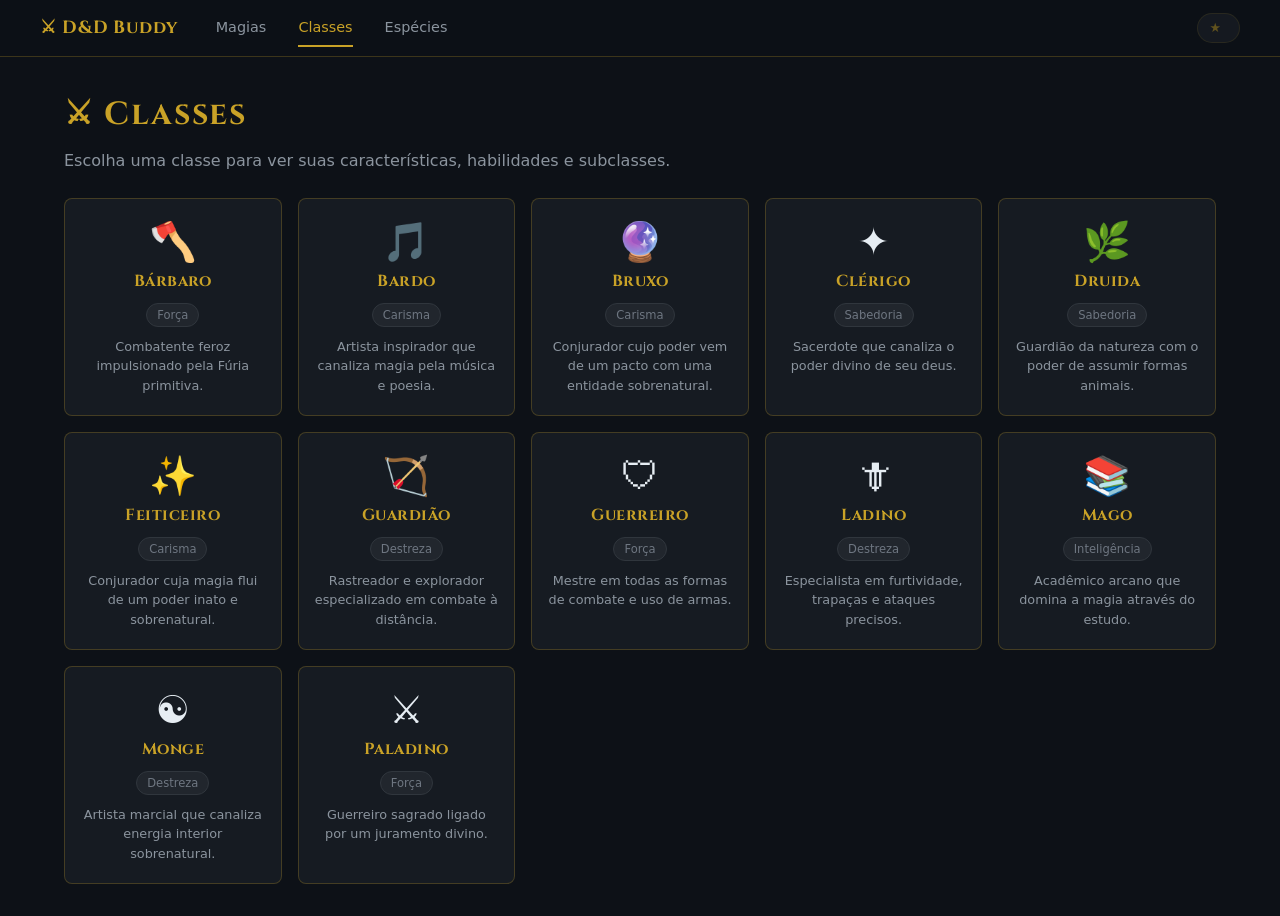
<file: classes.html>
<!DOCTYPE html>
<html lang="pt-BR">
<head>
  <meta charset="UTF-8">
  <meta name="viewport" content="width=device-width, initial-scale=1.0">
  <title>Classes — D&D Buddy</title>
  <link rel="stylesheet" href="css/style.css">
</head>
<body>
  <nav>
    <div class="nav-inner">
      <a href="index.html" class="nav-logo">⚔ D&D Buddy</a>
      <div class="nav-links">
        <a href="spells.html" class="nav-link" data-page="spells">Magias</a>
        <a href="classes.html" class="nav-link" data-page="classes">Classes</a>
        <a href="species.html" class="nav-link" data-page="species">Espécies</a>
      </div>
      <a href="favorites.html" class="nav-fav-badge" id="nav-fav-badge">
        ★ <span class="fav-count"></span>
      </a>
    </div>
  </nav>

  <main>
    <h1 class="page-title">⚔ Classes</h1>
    <p class="page-subtitle">Escolha uma classe para ver suas características, habilidades e subclasses.</p>
    <div class="class-grid" id="class-grid"></div>
  </main>

  <script src="js/utils.js"></script>
  <script src="js/classes.js"></script>
</body>
</html>
</file>
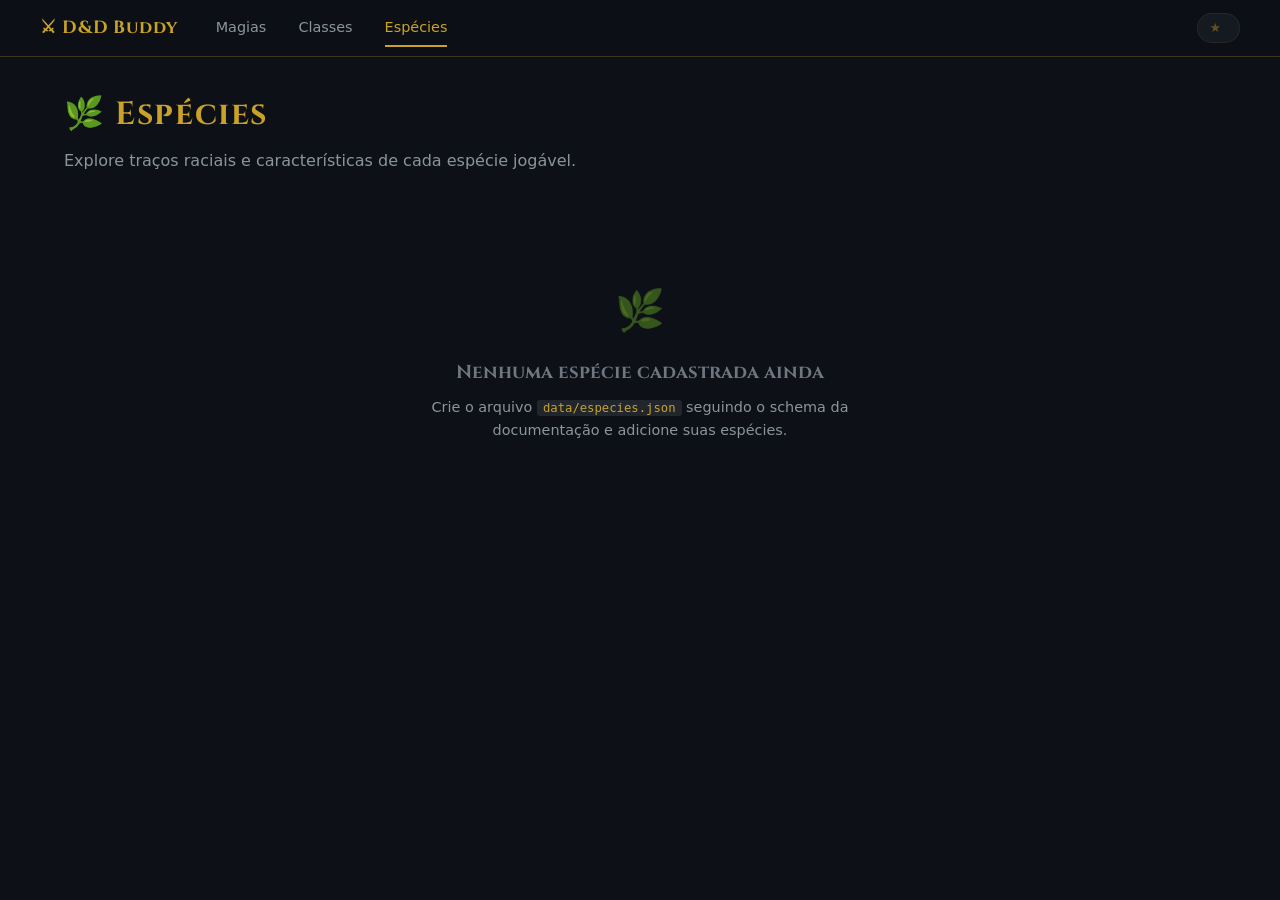
<file: especies.html>
<!DOCTYPE html>
<html lang="pt-BR">
<head>
  <meta charset="UTF-8">
  <meta name="viewport" content="width=device-width, initial-scale=1.0">
  <title>Espécies — D&D Buddy</title>
  <link rel="stylesheet" href="css/style.css">
</head>
<body>
  <nav>
    <div class="nav-inner">
      <a href="index.html" class="nav-logo">⚔ D&D Buddy</a>
      <div class="nav-links">
        <a href="magias.html" class="nav-link" data-page="magias">Magias</a>
        <a href="classes.html" class="nav-link" data-page="classes">Classes</a>
        <a href="especies.html" class="nav-link" data-page="especies">Espécies</a>
      </div>
      <a href="favoritos.html" class="nav-fav-badge" id="nav-fav-badge">
        ★ <span class="fav-count"></span>
      </a>
    </div>
  </nav>

  <main>
    <h1 class="page-title">🌿 Espécies</h1>
    <p class="page-subtitle">Explore traços raciais e características de cada espécie jogável.</p>

    <div class="filters" id="filters">
      <input type="search" id="search" class="search-input" placeholder="Buscar por nome...">
      <p class="results-count" id="results-count"></p>
    </div>

    <div class="cards-grid" id="cards-grid">
      <div class="loading">Carregando espécies <span class="spinner"></span></div>
    </div>
  </main>

  <div class="modal-overlay" id="modal-overlay" role="dialog" aria-modal="true" aria-labelledby="modal-title">
    <div class="modal">
      <button class="modal-close" id="modal-close" aria-label="Fechar">✕</button>
      <div class="modal-title-row">
        <h2 class="modal-title" id="modal-title"></h2>
      </div>
      <div class="modal-badges" id="modal-badges"></div>
      <hr class="modal-divider">
      <p class="modal-description" id="modal-description"></p>
      <div class="modal-stats" id="modal-stats"></div>
      <div class="modal-tracos" id="modal-tracos"></div>
    </div>
  </div>

  <script src="js/utils.js"></script>
  <script src="js/especies.js"></script>
</body>
</html>
</file>
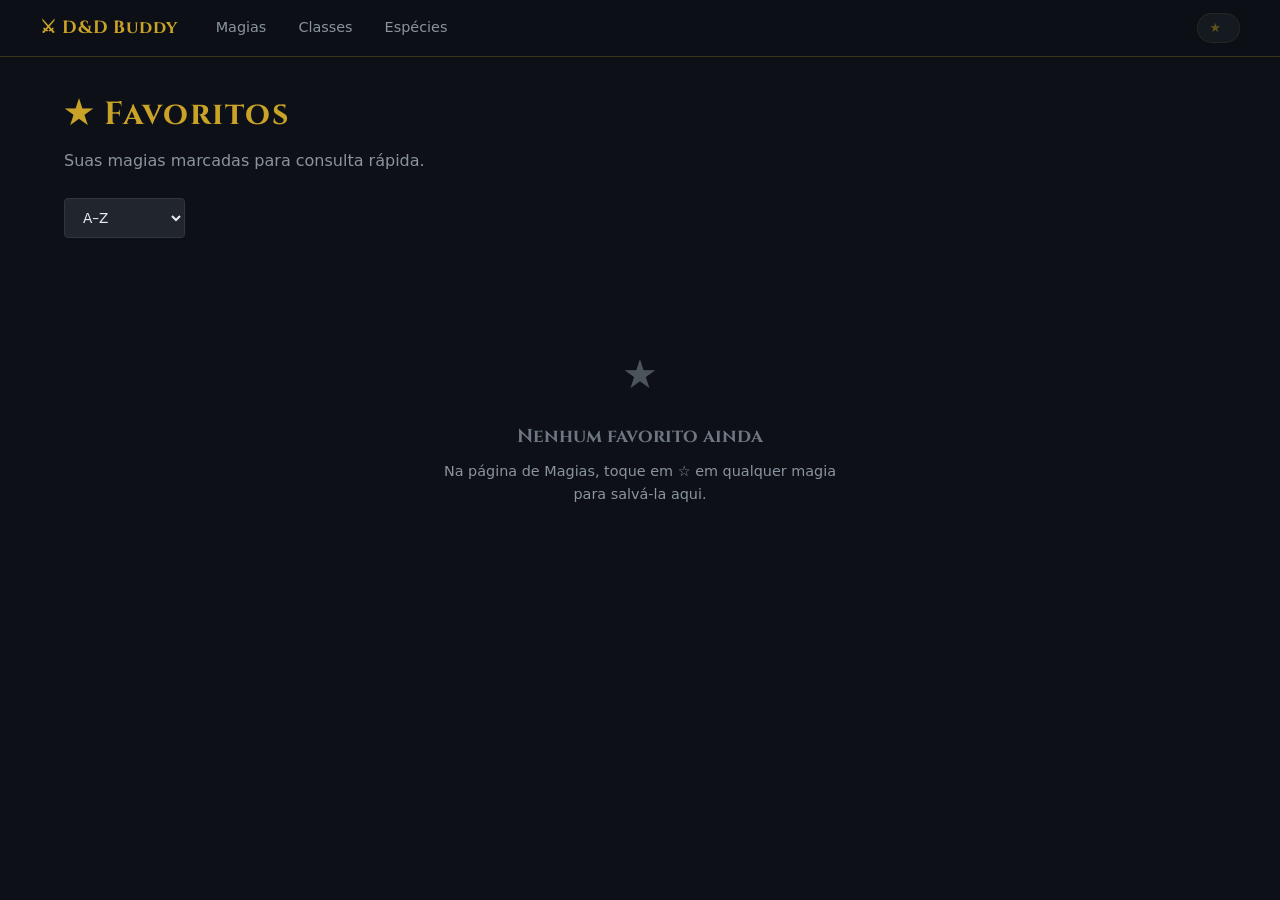
<file: favorites.html>
<!DOCTYPE html>
<html lang="pt-BR">
<head>
  <meta charset="UTF-8">
  <meta name="viewport" content="width=device-width, initial-scale=1.0">
  <title>Favoritos — D&D Buddy</title>
  <link rel="stylesheet" href="css/style.css">
</head>
<body>
  <nav>
    <div class="nav-inner">
      <a href="index.html" class="nav-logo">⚔ D&D Buddy</a>
      <div class="nav-links">
        <a href="spells.html" class="nav-link" data-page="spells">Magias</a>
        <a href="classes.html" class="nav-link" data-page="classes">Classes</a>
        <a href="species.html" class="nav-link" data-page="species">Espécies</a>
      </div>
      <a href="favorites.html" class="nav-fav-badge" id="nav-fav-badge">
        ★ <span class="fav-count"></span>
      </a>
    </div>
  </nav>

  <main>
    <h1 class="page-title">★ Favoritos</h1>
    <p class="page-subtitle">Suas magias marcadas para consulta rápida.</p>
    <div class="filters">
      <select id="sort-order" class="filter-select">
        <option value="alpha">A–Z</option>
        <option value="circulo">Por círculo</option>
      </select>
    </div>
    <div id="fav-container"></div>
  </main>

  <script src="js/utils.js"></script>
  <script src="js/favorites.js"></script>
</body>
</html>
</file>
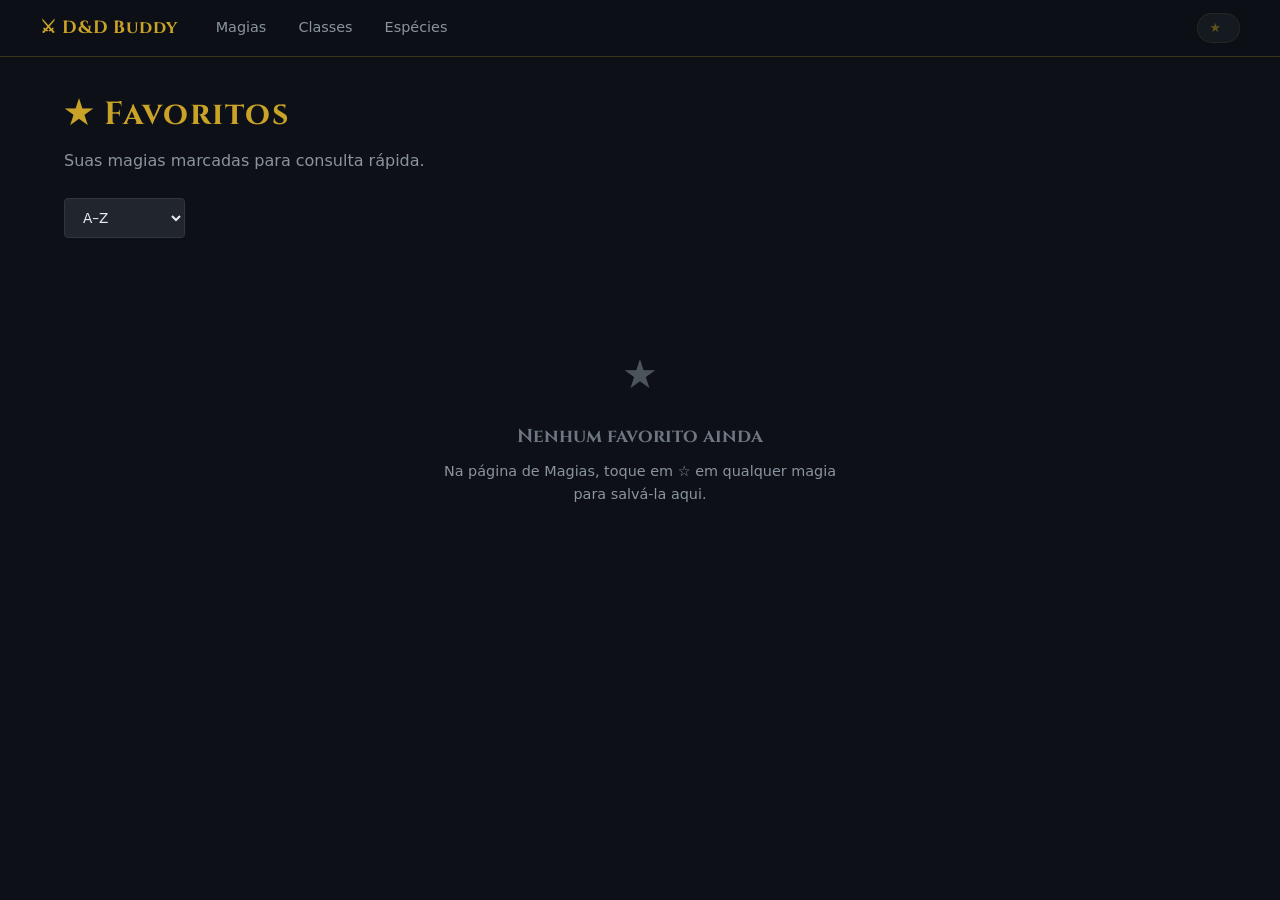
<file: favoritos.html>
<!DOCTYPE html>
<html lang="pt-BR">
<head>
  <meta charset="UTF-8">
  <meta name="viewport" content="width=device-width, initial-scale=1.0">
  <title>Favoritos — D&D Buddy</title>
  <link rel="stylesheet" href="css/style.css">
</head>
<body>
  <nav>
    <div class="nav-inner">
      <a href="index.html" class="nav-logo">⚔ D&D Buddy</a>
      <div class="nav-links">
        <a href="magias.html" class="nav-link" data-page="magias">Magias</a>
        <a href="classes.html" class="nav-link" data-page="classes">Classes</a>
        <a href="especies.html" class="nav-link" data-page="especies">Espécies</a>
      </div>
      <a href="favoritos.html" class="nav-fav-badge" id="nav-fav-badge">
        ★ <span class="fav-count"></span>
      </a>
    </div>
  </nav>

  <main>
    <h1 class="page-title">★ Favoritos</h1>
    <p class="page-subtitle">Suas magias marcadas para consulta rápida.</p>
    <div class="filters">
      <select id="sort-order" class="filter-select">
        <option value="alpha">A–Z</option>
        <option value="circulo">Por círculo</option>
      </select>
    </div>
    <div id="fav-container"></div>
  </main>

<script src="js/utils.js"></script>
  <script src="js/favoritos.js"></script>
</body>
</html>
</file>
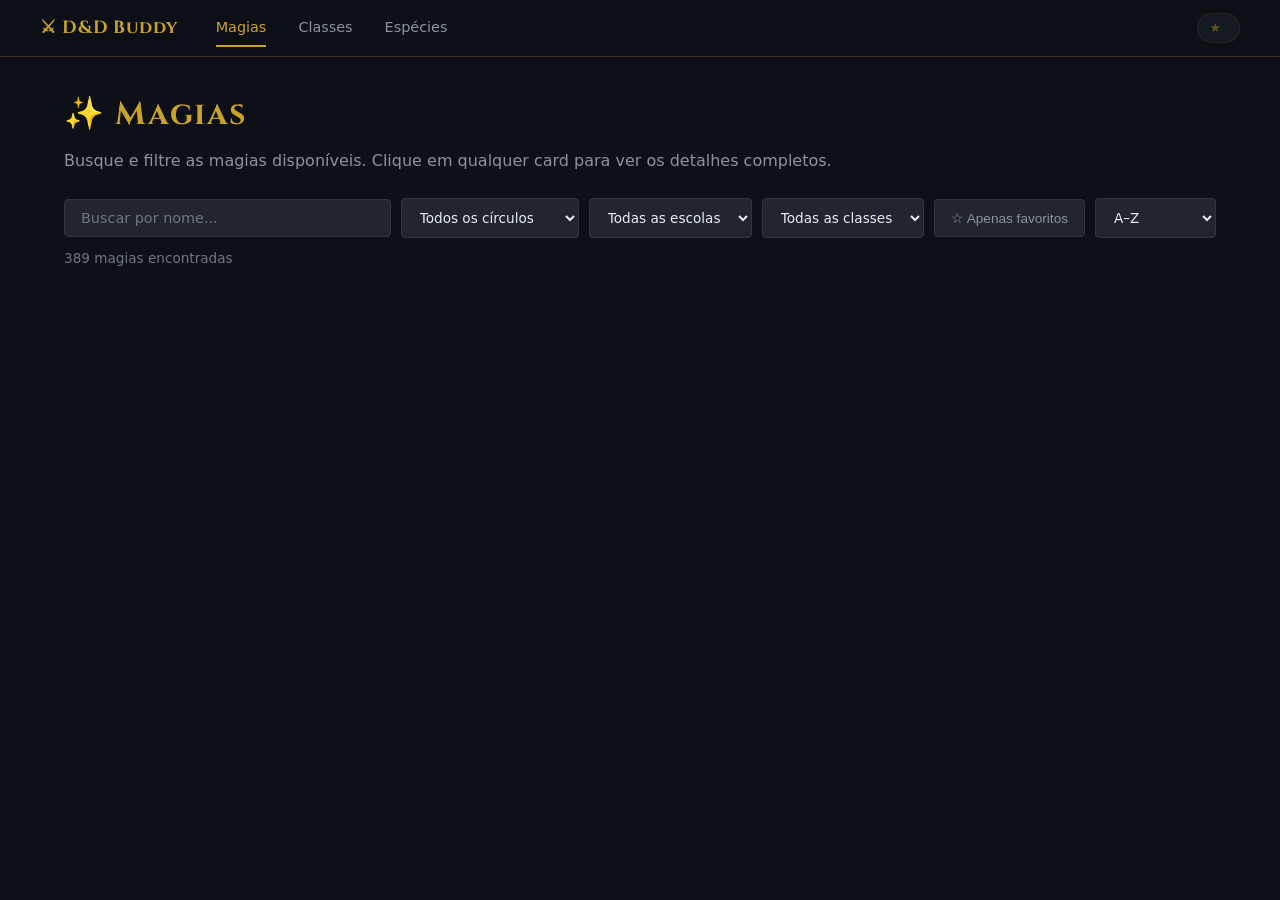
<file: magias.html>
<!doctype html>
<html lang="pt-BR">
  <head>
    <meta charset="UTF-8" />
    <meta name="viewport" content="width=device-width, initial-scale=1.0" />
    <title>Magias — D&D Buddy</title>
    <link rel="stylesheet" href="css/style.css" />
  </head>
  <body>
    <nav>
      <div class="nav-inner">
        <a href="index.html" class="nav-logo">⚔ D&D Buddy</a>
        <div class="nav-links">
          <a href="magias.html" class="nav-link" data-page="magias">Magias</a>
          <a href="classes.html" class="nav-link" data-page="classes"
            >Classes</a
          >
          <a href="especies.html" class="nav-link" data-page="especies"
            >Espécies</a
          >
        </div>
        <a href="favoritos.html" class="nav-fav-badge" id="nav-fav-badge">
          ★ <span class="fav-count"></span>
        </a>
      </div>
    </nav>

    <main>
      <h1 class="page-title">✨ Magias</h1>
      <p class="page-subtitle">
        Busque e filtre as magias disponíveis. Clique em qualquer card para ver
        os detalhes completos.
      </p>

      <div class="filters" id="filters">
        <input
          type="search"
          id="search"
          class="search-input"
          placeholder="Buscar por nome..."
        />
        <select id="filter-circulo" class="filter-select">
          <option value="">Todos os círculos</option>
          <option value="0">Truques (Círculo 0)</option>
          <option value="1">1° Círculo</option>
          <option value="2">2° Círculo</option>
          <option value="3">3° Círculo</option>
          <option value="4">4° Círculo</option>
          <option value="5">5° Círculo</option>
          <option value="6">6° Círculo</option>
          <option value="7">7° Círculo</option>
          <option value="8">8° Círculo</option>
          <option value="9">9° Círculo</option>
        </select>
        <select id="filter-escola" class="filter-select">
          <option value="">Todas as escolas</option>
        </select>
        <select id="filter-classe" class="filter-select">
          <option value="">Todas as classes</option>
        </select>
        <button id="filter-favs" class="filter-fav-btn">
          ☆ Apenas favoritos
        </button>
        <select id="sort-order" class="filter-select">
          <option value="alpha">A–Z</option>
          <option value="circulo">Por círculo</option>
        </select>
        <p class="results-count" id="results-count"></p>
      </div>

      <div class="cards-grid" id="cards-grid">
        <div class="loading">
          Carregando magias <span class="spinner"></span>
        </div>
      </div>
    </main>

<script src="js/utils.js"></script>
    <script src="js/magias.js"></script>
  </body>
</html>
</file>
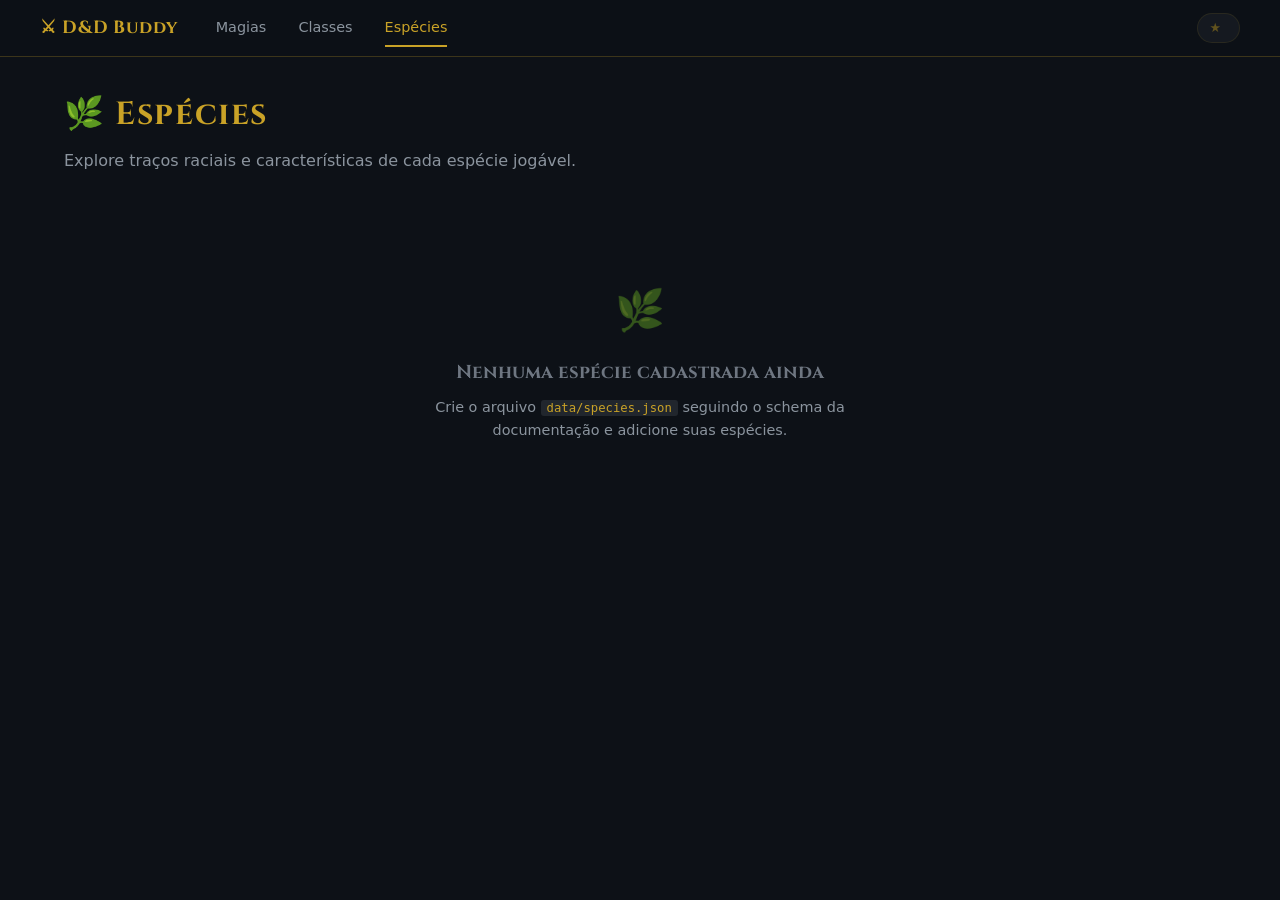
<file: species.html>
<!DOCTYPE html>
<html lang="pt-BR">
<head>
  <meta charset="UTF-8">
  <meta name="viewport" content="width=device-width, initial-scale=1.0">
  <title>Espécies — D&D Buddy</title>
  <link rel="stylesheet" href="css/style.css">
</head>
<body>
  <nav>
    <div class="nav-inner">
      <a href="index.html" class="nav-logo">⚔ D&D Buddy</a>
      <div class="nav-links">
        <a href="spells.html" class="nav-link" data-page="spells">Magias</a>
        <a href="classes.html" class="nav-link" data-page="classes">Classes</a>
        <a href="species.html" class="nav-link" data-page="species">Espécies</a>
      </div>
      <a href="favorites.html" class="nav-fav-badge" id="nav-fav-badge">
        ★ <span class="fav-count"></span>
      </a>
    </div>
  </nav>

  <main>
    <h1 class="page-title">🌿 Espécies</h1>
    <p class="page-subtitle">Explore traços raciais e características de cada espécie jogável.</p>

    <div class="filters" id="filters">
      <input type="search" id="search" class="search-input" placeholder="Buscar por nome...">
      <p class="results-count" id="results-count"></p>
    </div>

    <div class="cards-grid" id="cards-grid">
      <div class="loading">Carregando espécies <span class="spinner"></span></div>
    </div>
  </main>

  <div class="modal-overlay" id="modal-overlay" role="dialog" aria-modal="true" aria-labelledby="modal-title">
    <div class="modal">
      <button class="modal-close" id="modal-close" aria-label="Fechar">✕</button>
      <div class="modal-title-row">
        <h2 class="modal-title" id="modal-title"></h2>
      </div>
      <div class="modal-badges" id="modal-badges"></div>
      <hr class="modal-divider">
      <p class="modal-description" id="modal-description"></p>
      <div class="modal-stats" id="modal-stats"></div>
      <div class="modal-tracos" id="modal-tracos"></div>
    </div>
  </div>

  <script src="js/utils.js"></script>
  <script src="js/species.js"></script>
</body>
</html>
</file>
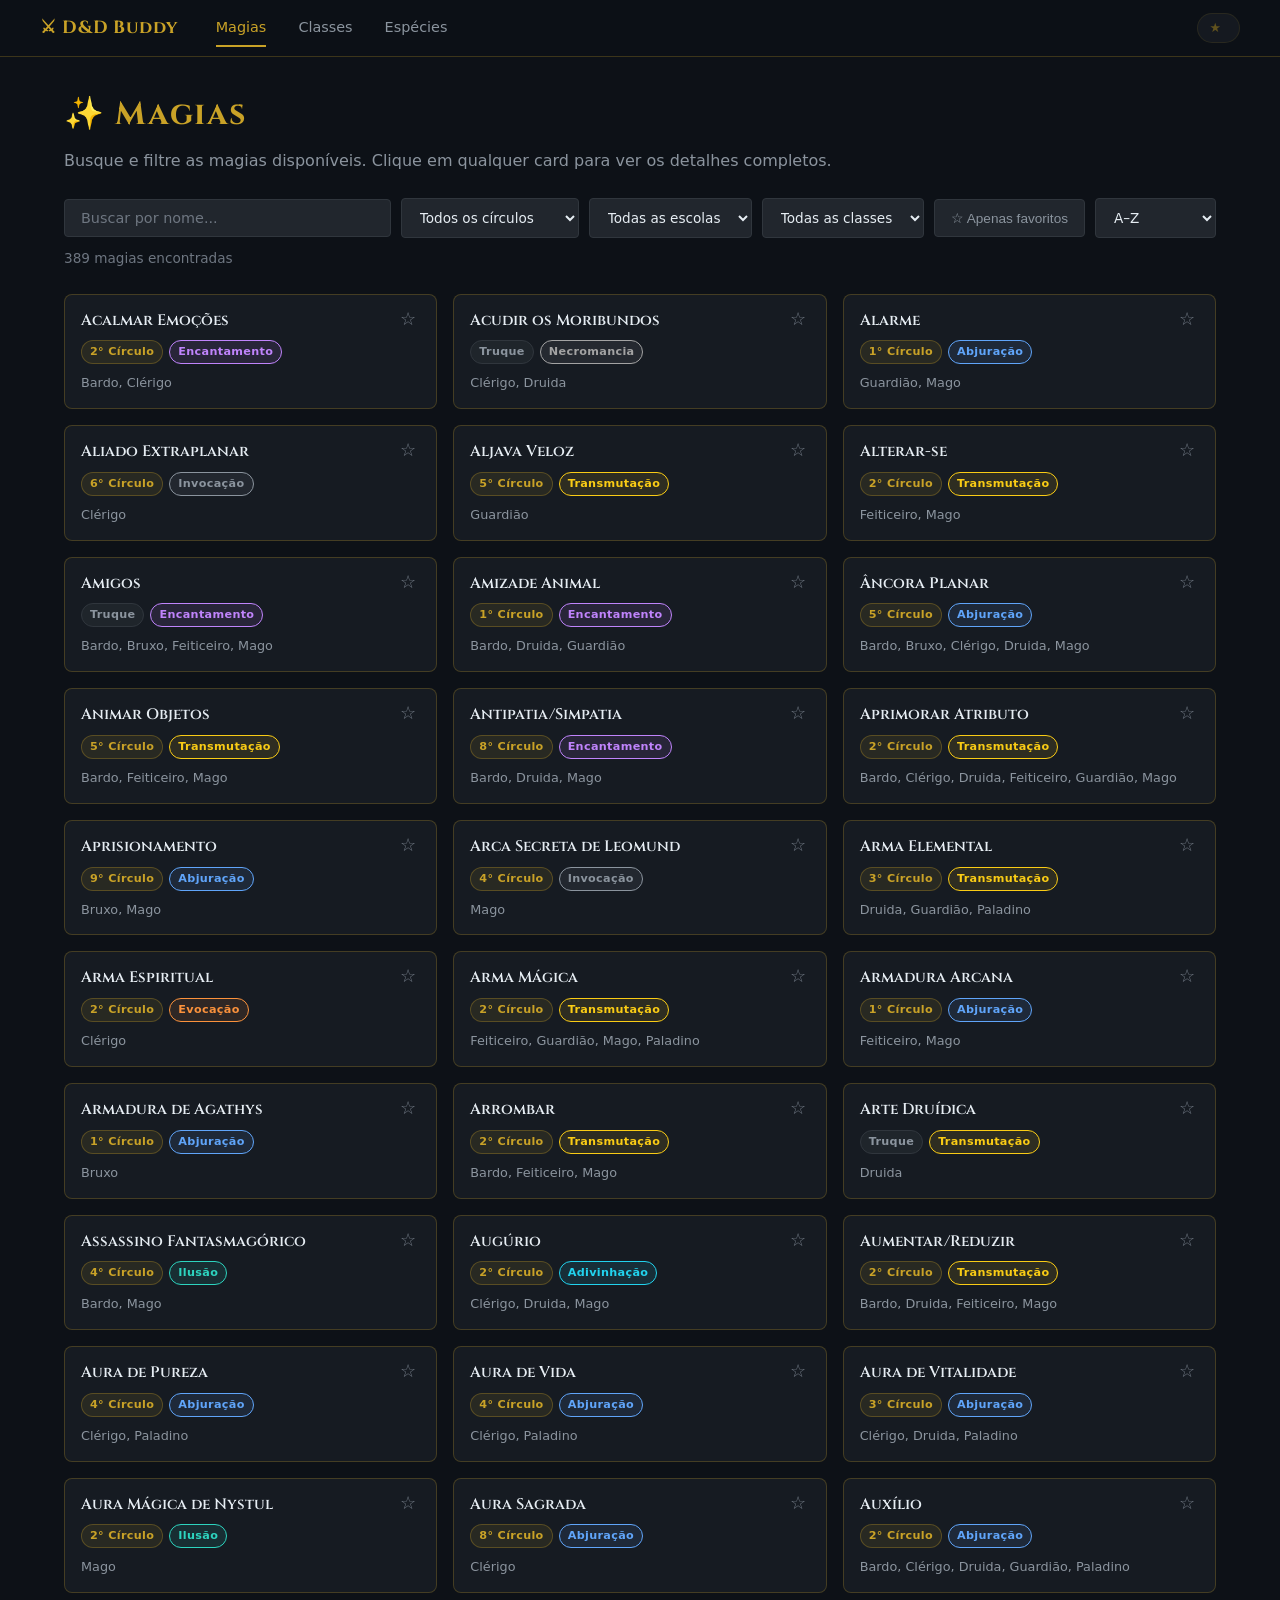
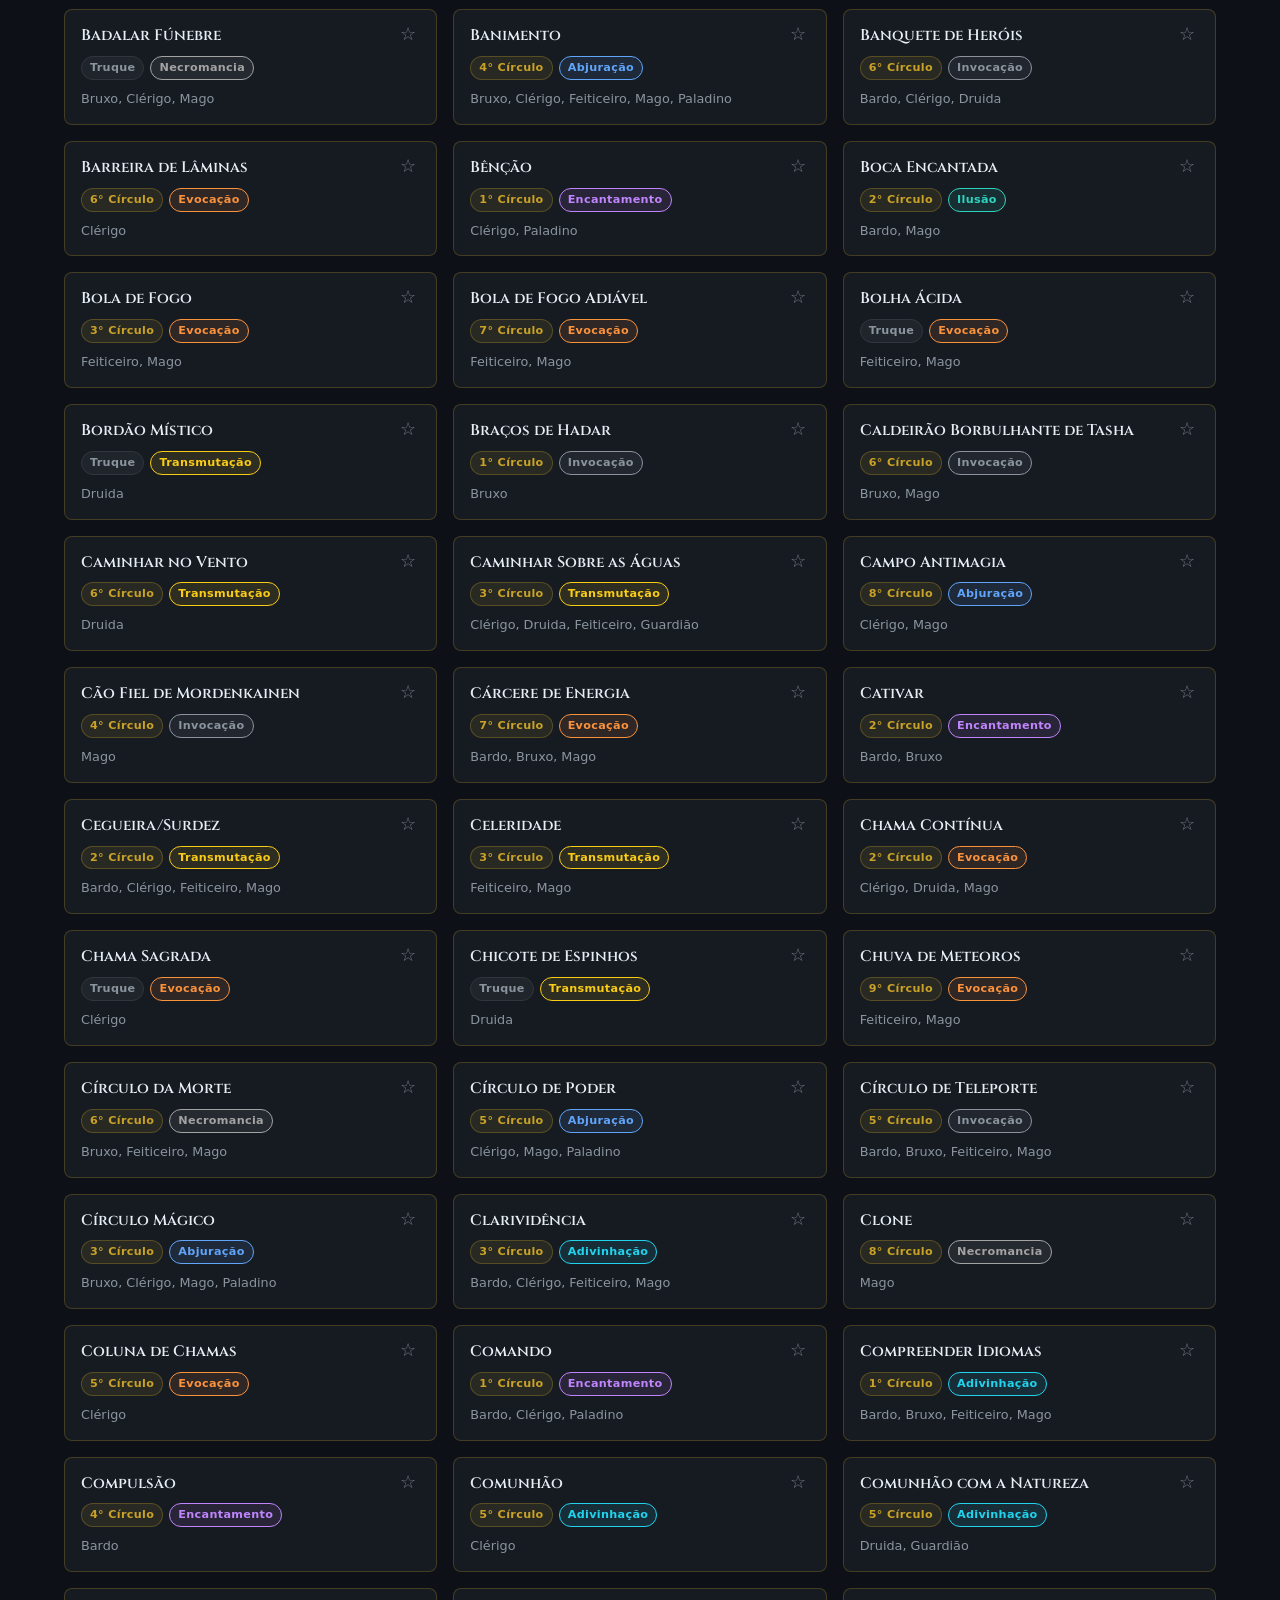
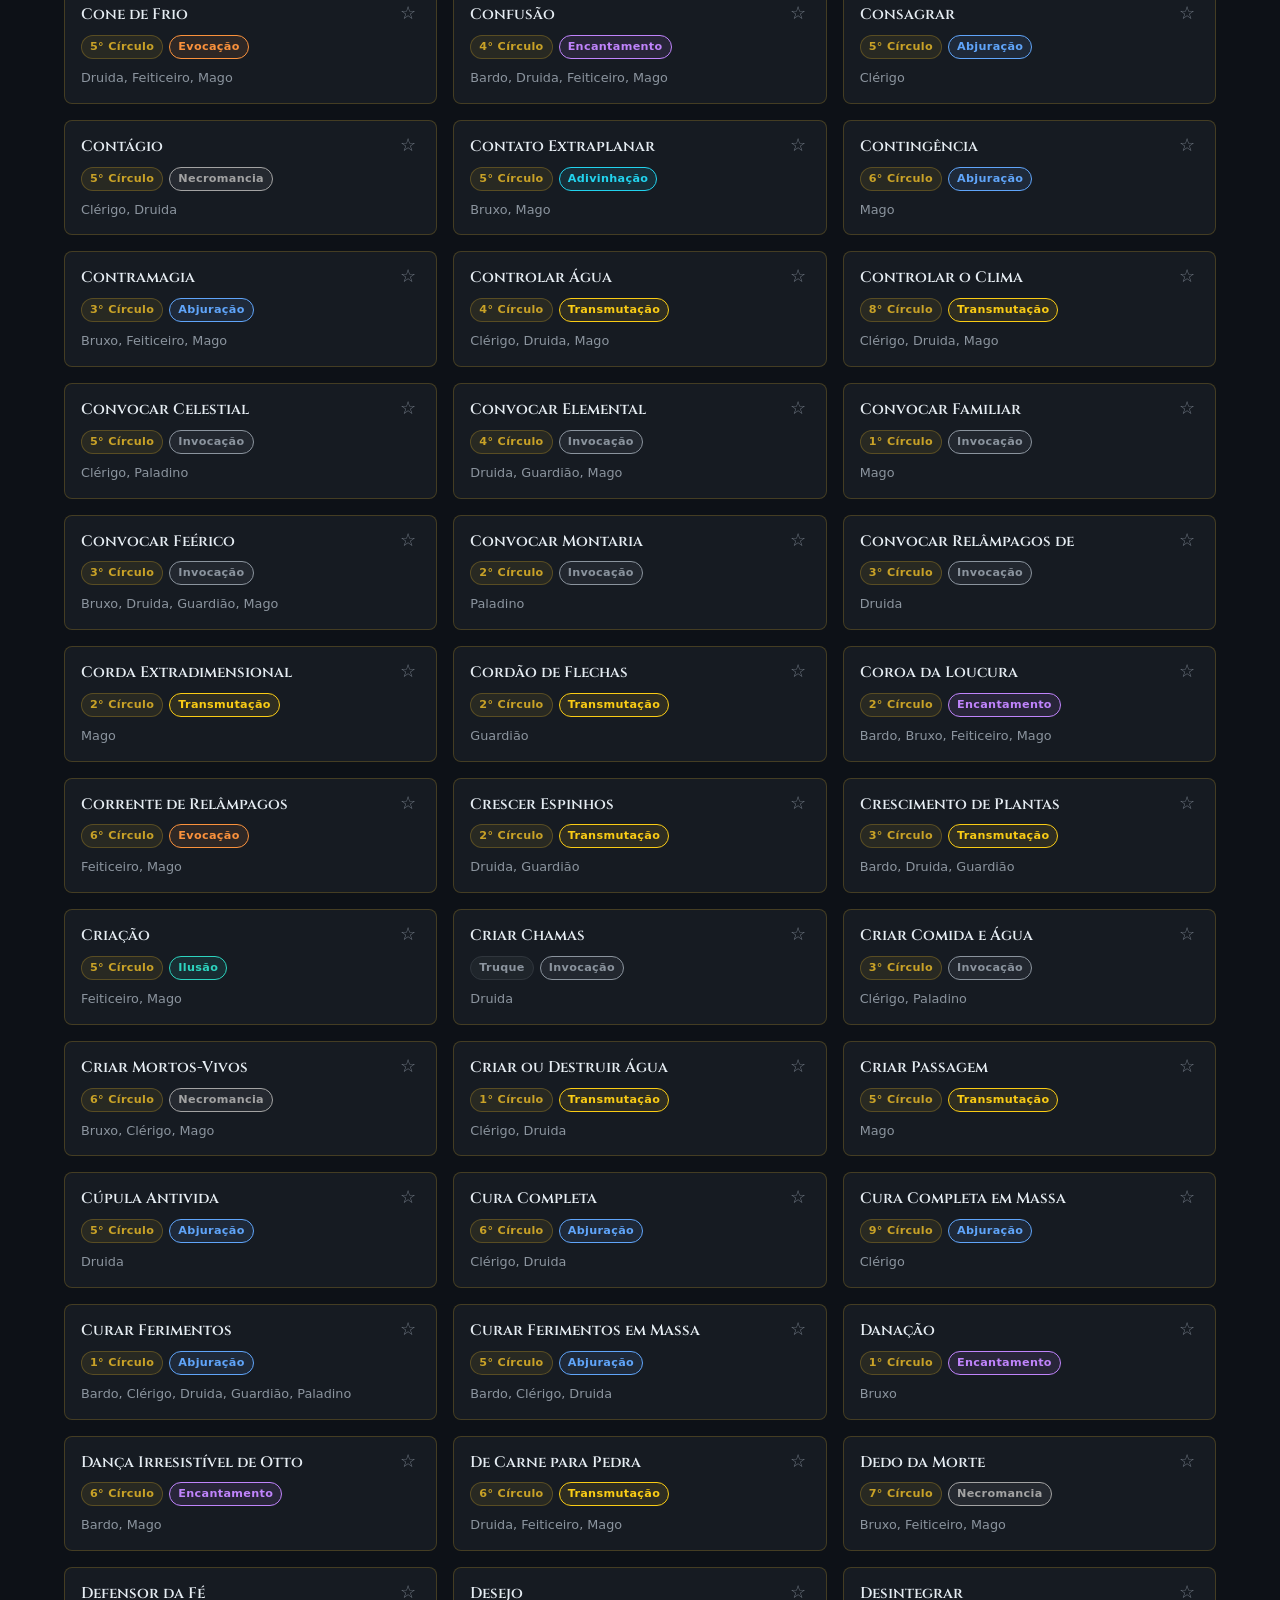
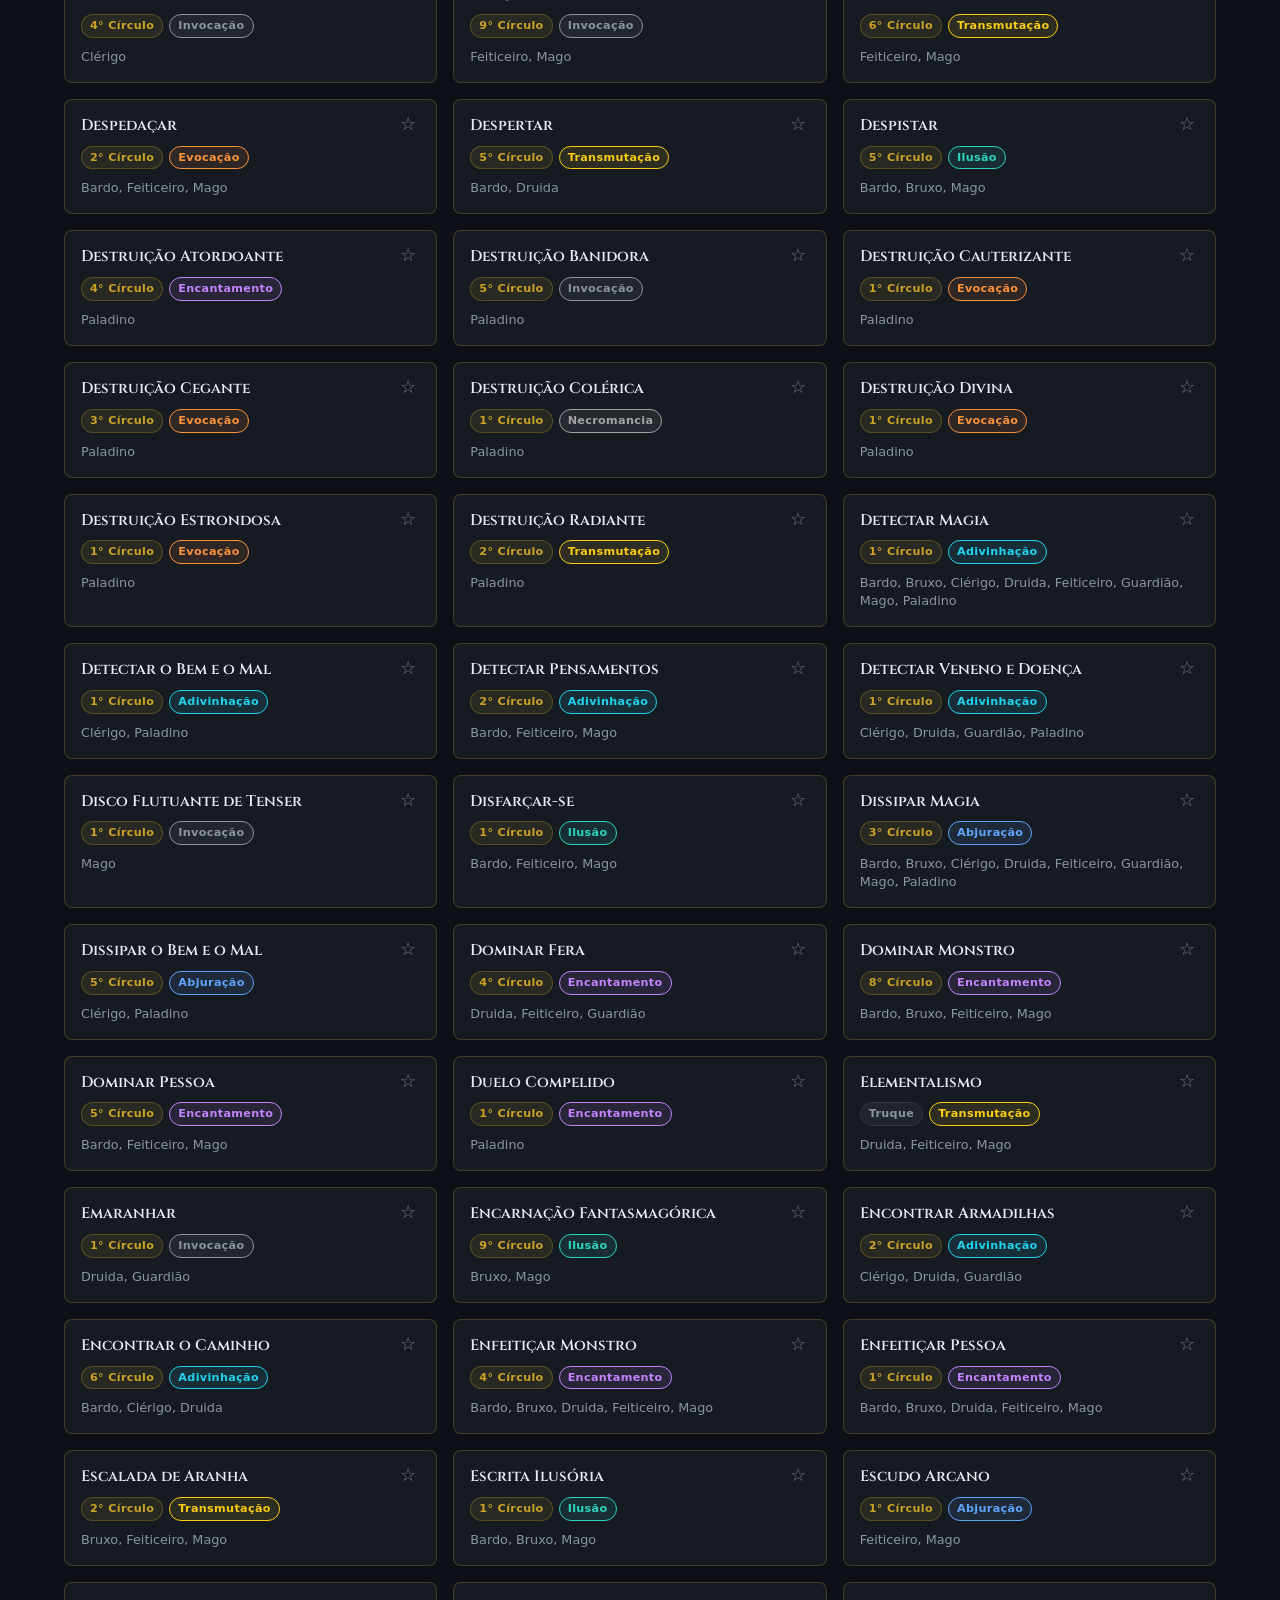
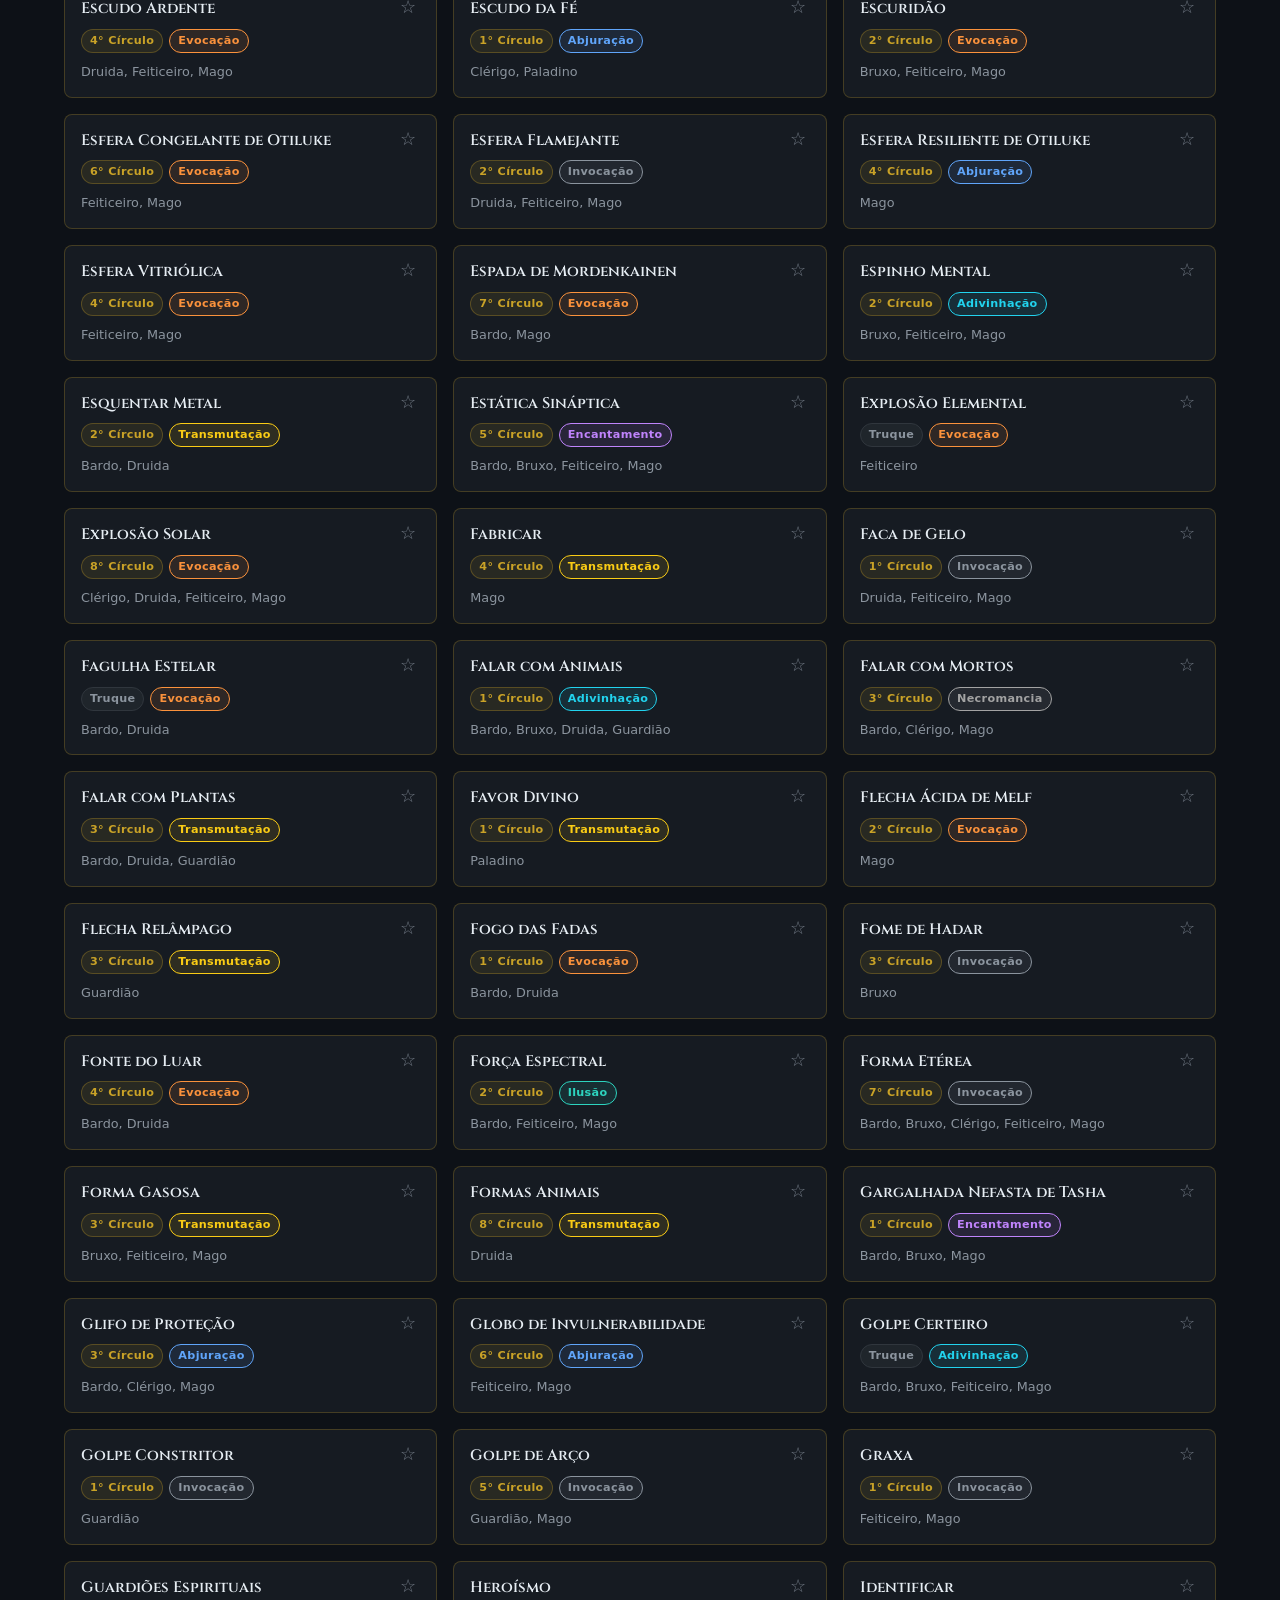
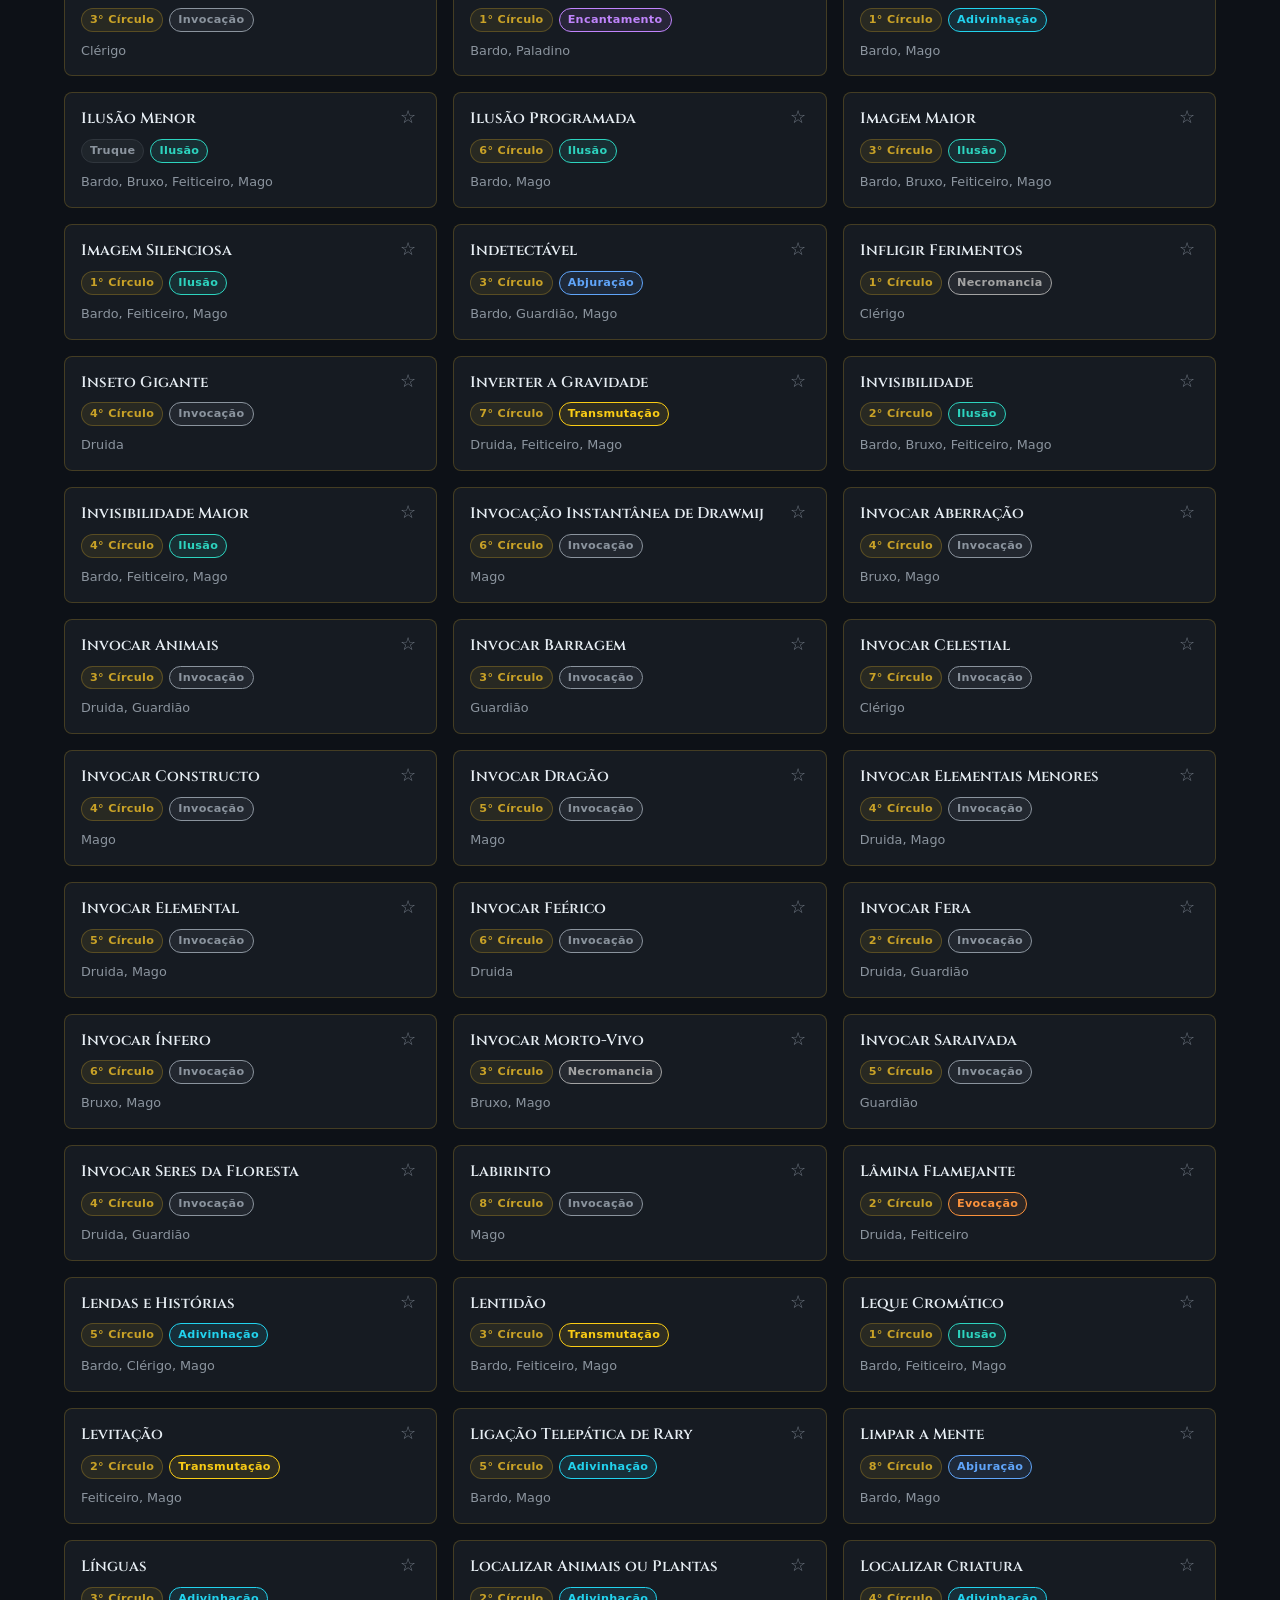
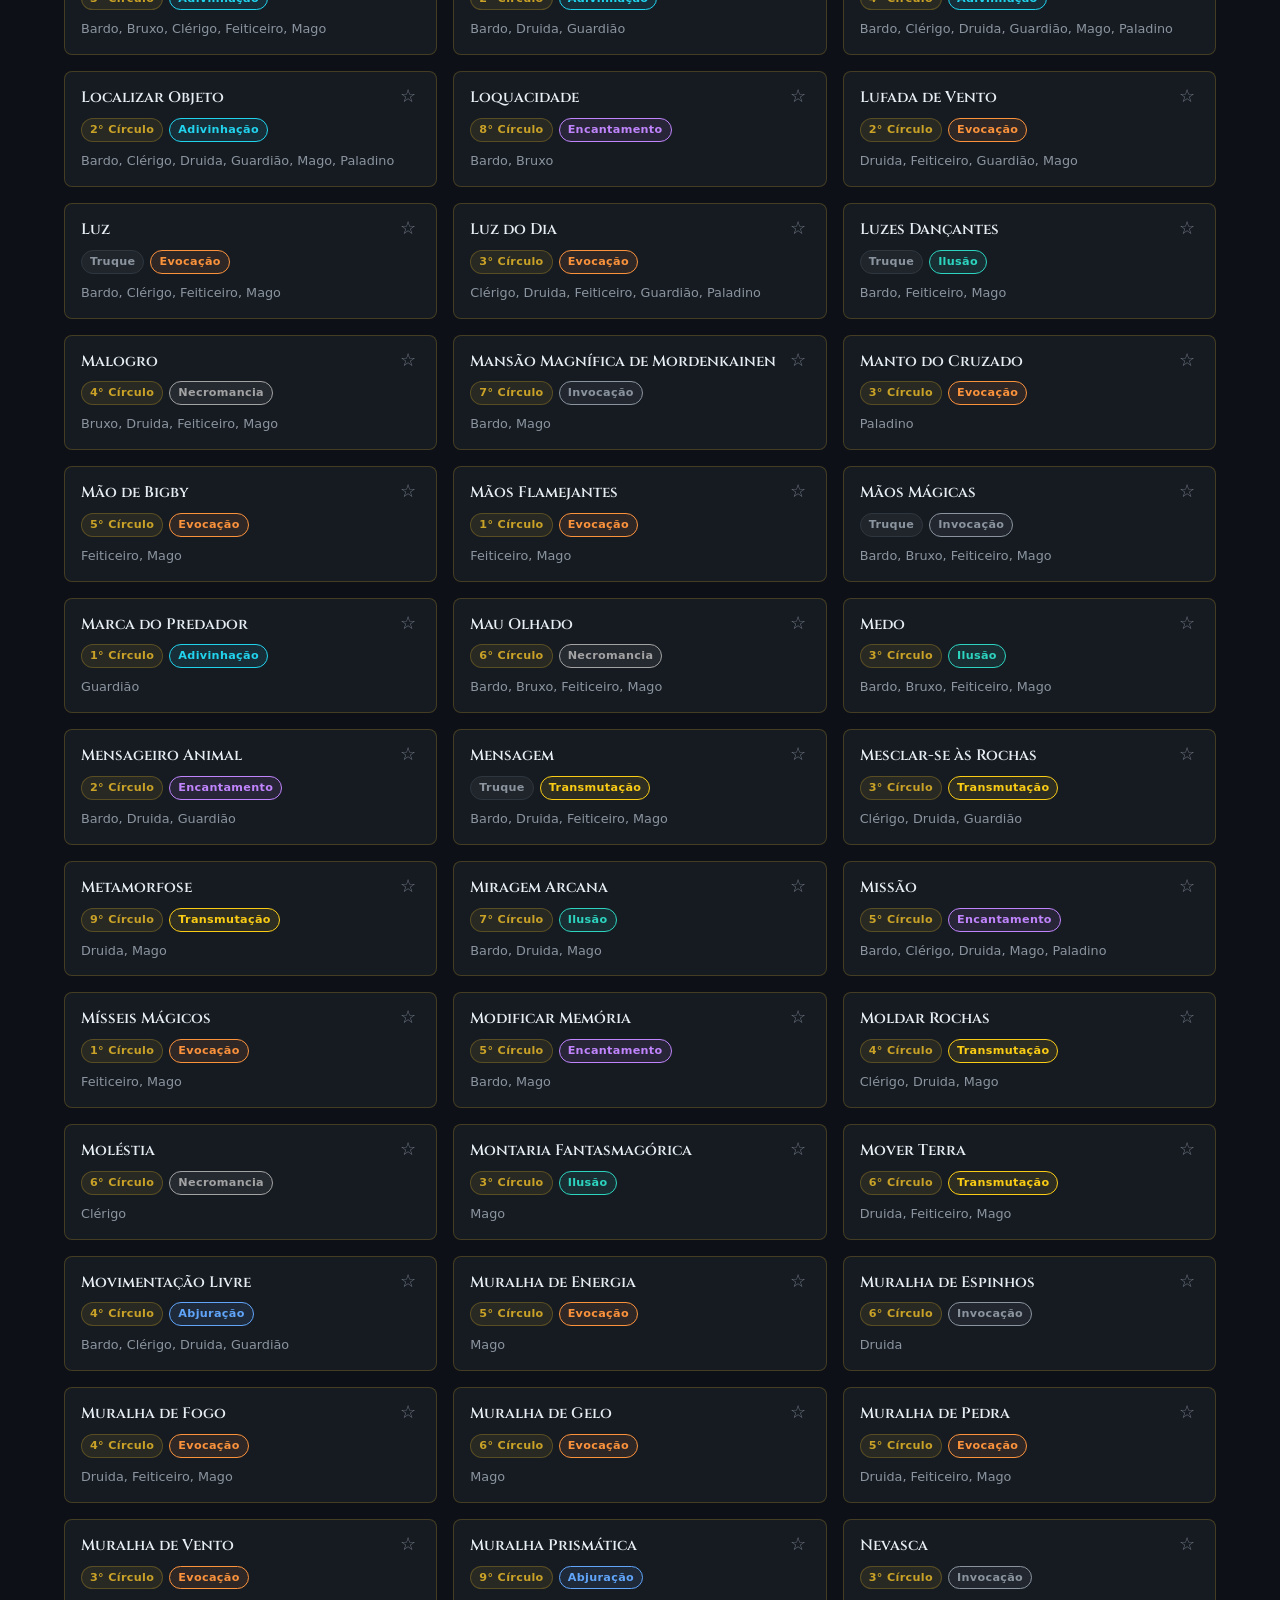
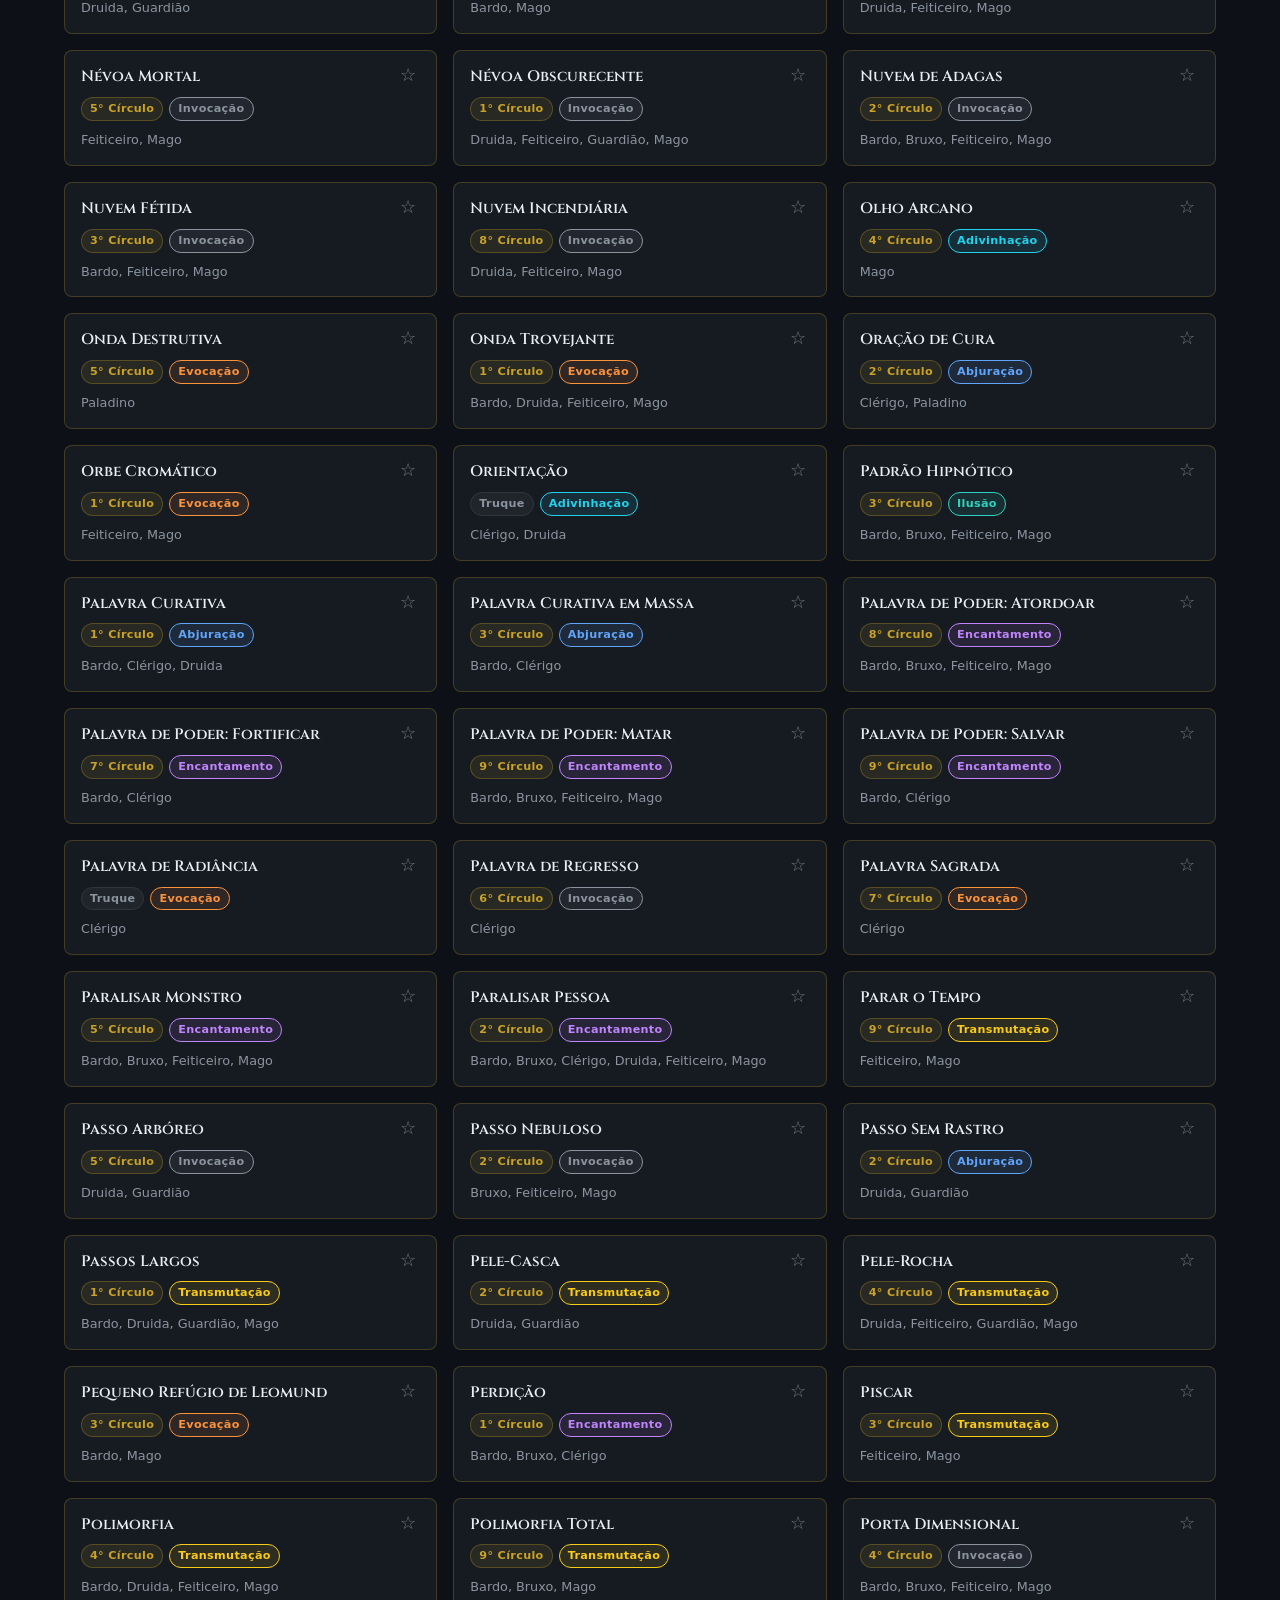
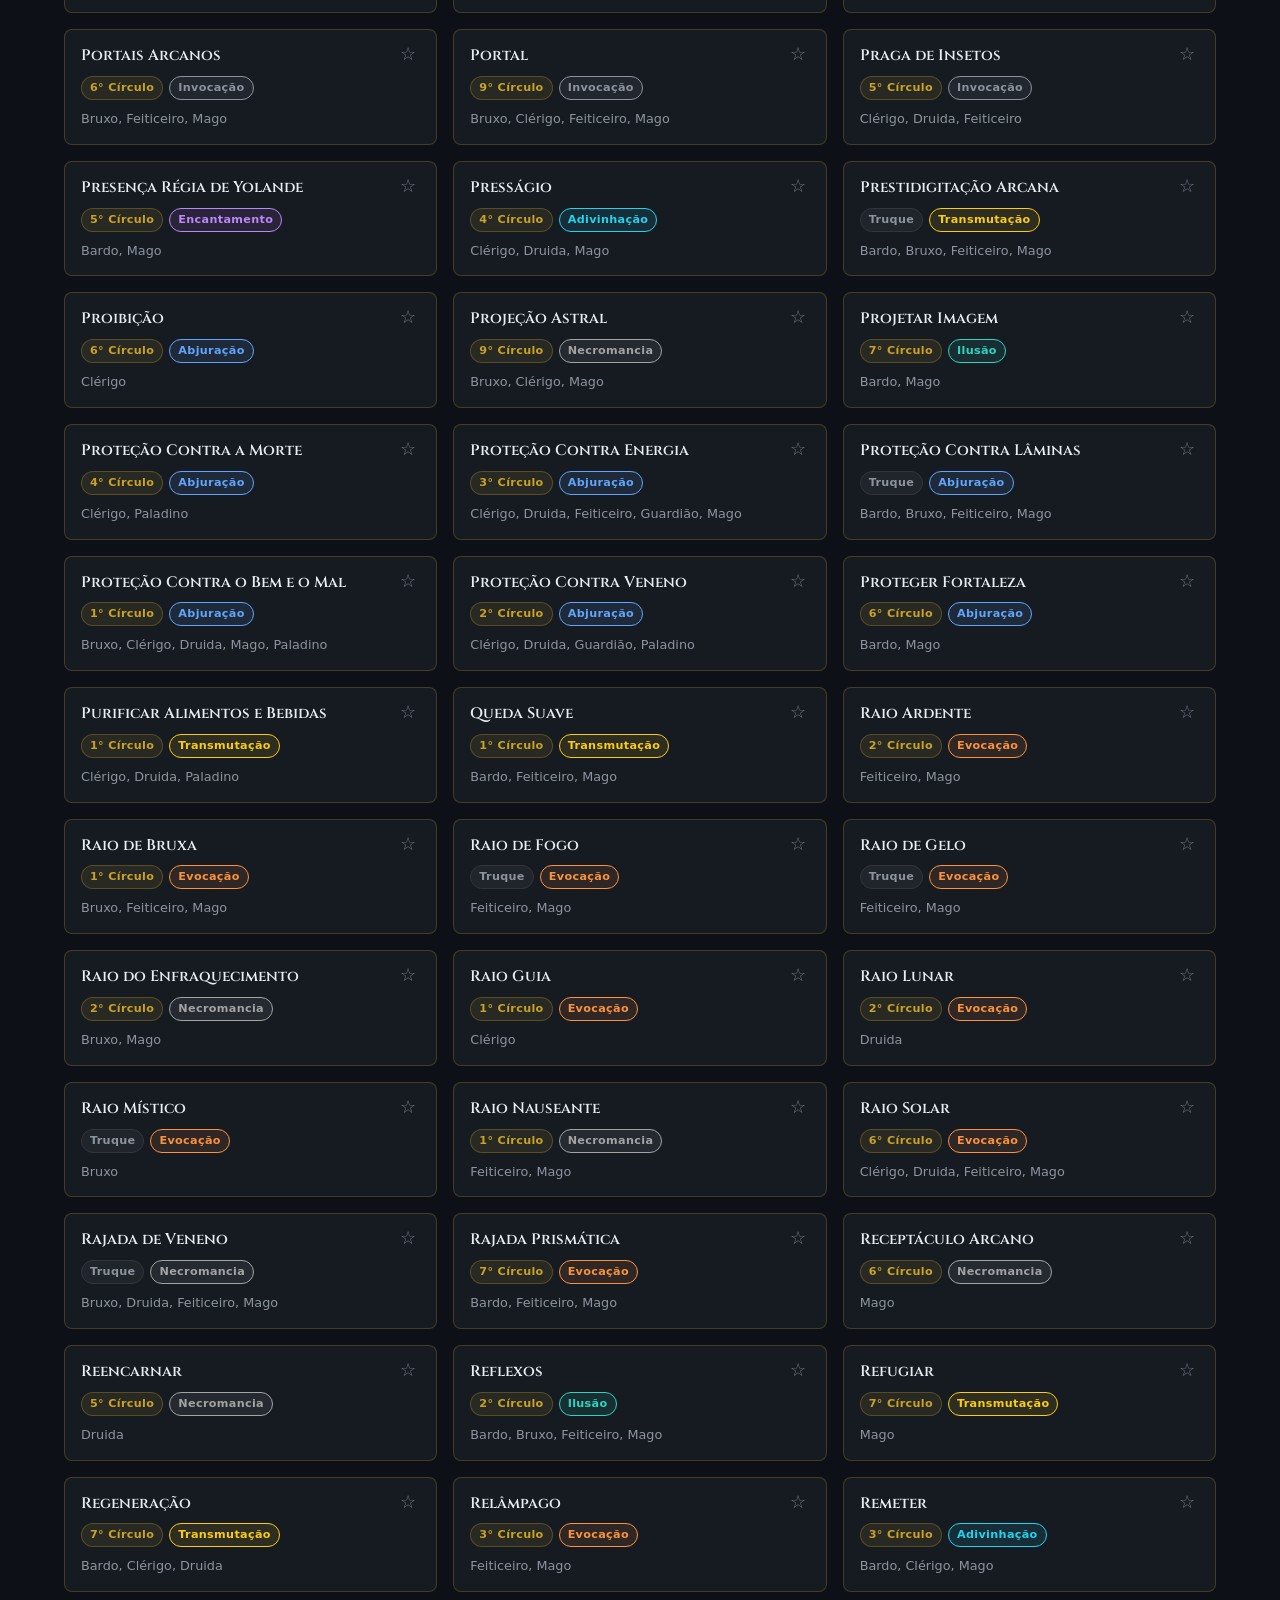
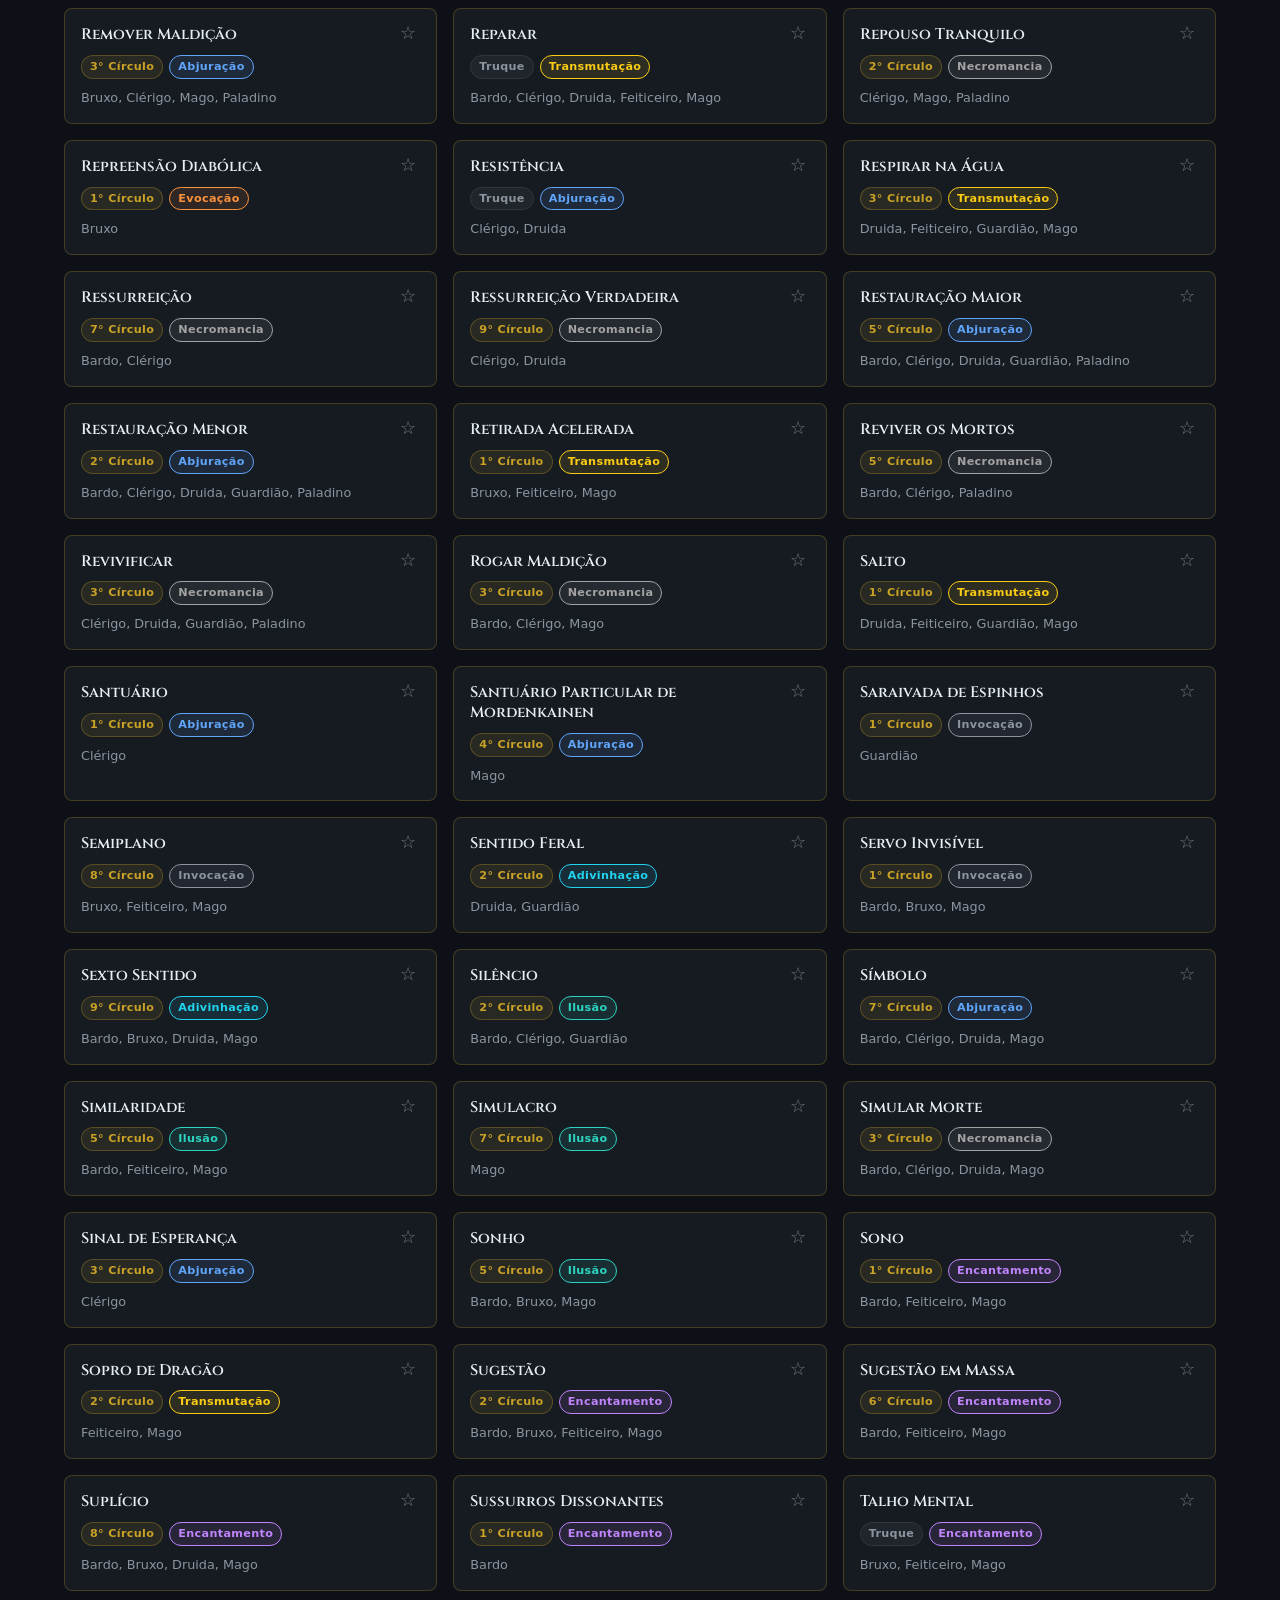
<file: spells.html>
<!doctype html>
<html lang="pt-BR">
  <head>
    <meta charset="UTF-8" />
    <meta name="viewport" content="width=device-width, initial-scale=1.0" />
    <title>Magias — D&D Buddy</title>
    <link rel="stylesheet" href="css/style.css" />
  </head>
  <body>
    <nav>
      <div class="nav-inner">
        <a href="index.html" class="nav-logo">⚔ D&D Buddy</a>
        <div class="nav-links">
          <a href="spells.html" class="nav-link" data-page="spells">Magias</a>
          <a href="classes.html" class="nav-link" data-page="classes">Classes</a>
          <a href="species.html" class="nav-link" data-page="species">Espécies</a>
        </div>
        <a href="favorites.html" class="nav-fav-badge" id="nav-fav-badge">
          ★ <span class="fav-count"></span>
        </a>
      </div>
    </nav>

    <main>
      <h1 class="page-title">✨ Magias</h1>
      <p class="page-subtitle">
        Busque e filtre as magias disponíveis. Clique em qualquer card para ver
        os detalhes completos.
      </p>

      <div class="filters" id="filters">
        <input
          type="search"
          id="search"
          class="search-input"
          placeholder="Buscar por nome..."
        />
        <select id="filter-level" class="filter-select">
          <option value="">Todos os círculos</option>
          <option value="0">Truques (Círculo 0)</option>
          <option value="1">1° Círculo</option>
          <option value="2">2° Círculo</option>
          <option value="3">3° Círculo</option>
          <option value="4">4° Círculo</option>
          <option value="5">5° Círculo</option>
          <option value="6">6° Círculo</option>
          <option value="7">7° Círculo</option>
          <option value="8">8° Círculo</option>
          <option value="9">9° Círculo</option>
        </select>
        <select id="filter-school" class="filter-select">
          <option value="">Todas as escolas</option>
        </select>
        <select id="filter-class" class="filter-select">
          <option value="">Todas as classes</option>
        </select>
        <button id="filter-favs" class="filter-fav-btn">
          ☆ Apenas favoritos
        </button>
        <select id="sort-order" class="filter-select">
          <option value="alpha">A–Z</option>
          <option value="circulo">Por círculo</option>
        </select>
        <p class="results-count" id="results-count"></p>
      </div>

      <div class="cards-grid" id="cards-grid">
        <div class="loading">
          Carregando magias <span class="spinner"></span>
        </div>
      </div>
    </main>

    <script src="js/utils.js"></script>
    <script src="js/spells.js"></script>
  </body>
</html>
</file>
<file: css/style.css>
@import url('https://fonts.googleapis.com/css2?family=Cinzel:wght@400;600;700&display=swap');

:root {
  --bg: #0d1117;
  --bg-card: #161b22;
  --bg-elevated: #21262d;
  --bg-modal: #1c2128;
  --gold: #c9a227;
  --gold-dim: rgba(201, 162, 39, 0.3);
  --red: #9b2335;
  --text: #e6edf3;
  --text-muted: #8b949e;
  --text-dim: #6e7681;
  --border: #30363d;
  --border-gold: rgba(201, 162, 39, 0.25);
  --shadow-gold: 0 0 20px rgba(201, 162, 39, 0.15);
  --radius: 8px;
  --radius-sm: 4px;
  --font-title: 'Cinzel', Georgia, serif;
  --font-body: -apple-system, BlinkMacSystemFont, 'Segoe UI', system-ui, sans-serif;
  --transition: 0.2s ease;
}

*, *::before, *::after { box-sizing: border-box; margin: 0; padding: 0; }
html { scroll-behavior: smooth; overflow-x: clip; }
body {
  background: var(--bg);
  color: var(--text);
  font-family: var(--font-body);
  min-height: 100vh;
  line-height: 1.6;
}

/* ── Nav ── */
nav {
  background: rgba(13, 17, 23, 0.97);
  border-bottom: 1px solid var(--border-gold);
  backdrop-filter: blur(8px);
  position: sticky;
  top: 0;
  z-index: 100;
  padding: 0 24px;
}

.nav-inner {
  max-width: 1200px;
  margin: 0 auto;
  display: flex;
  align-items: center;
  height: 56px;
  gap: 8px;
}

.nav-logo {
  font-family: var(--font-title);
  font-weight: 700;
  font-size: 1.1rem;
  color: var(--gold);
  text-decoration: none;
  margin-right: 16px;
  letter-spacing: 0.05em;
  white-space: nowrap;
}
.nav-logo:hover { color: #e8c040; }

.nav-links { display: flex; gap: 4px; flex: 1; }

.nav-link {
  color: var(--text-muted);
  text-decoration: none;
  padding: 6px 14px;
  border-radius: var(--radius-sm);
  font-size: 0.9rem;
  transition: color var(--transition), background var(--transition);
  position: relative;
  white-space: nowrap;
}
.nav-link:hover { color: var(--text); background: var(--bg-elevated); }
.nav-link.active { color: var(--gold); }
.nav-link.active::after {
  content: '';
  position: absolute;
  bottom: -1px;
  left: 14px;
  right: 14px;
  height: 2px;
  background: var(--gold);
}

.nav-fav-badge {
  margin-left: auto;
  background: var(--bg-elevated);
  border: 1px solid var(--border-gold);
  color: var(--gold);
  font-size: 0.8rem;
  padding: 4px 12px;
  border-radius: 20px;
  text-decoration: none;
  display: flex;
  align-items: center;
  gap: 6px;
  transition: all var(--transition);
  white-space: nowrap;
}
.nav-fav-badge:hover { background: var(--gold); color: var(--bg); }
.nav-fav-badge.empty { opacity: 0.45; }
.nav-fav-badge.empty:hover { opacity: 1; background: var(--bg-elevated); color: var(--gold); }

/* ── Page Layout ── */
main {
  max-width: 1200px;
  margin: 0 auto;
  padding: 32px 24px;
}

.page-title {
  font-family: var(--font-title);
  font-size: 2rem;
  font-weight: 700;
  color: var(--gold);
  margin-bottom: 8px;
  letter-spacing: 0.05em;
}
.page-subtitle { color: var(--text-muted); margin-bottom: 24px; }

/* ── Filters ── */
.filters {
  display: flex;
  flex-wrap: wrap;
  gap: 10px;
  margin-bottom: 24px;
  align-items: center;
}

.search-input {
  flex: 1;
  min-width: 200px;
  background: var(--bg-elevated);
  border: 1px solid var(--border);
  color: var(--text);
  padding: 10px 16px;
  border-radius: var(--radius-sm);
  font-size: 0.9rem;
  font-family: var(--font-body);
  transition: border-color var(--transition);
  outline: none;
}
.search-input::placeholder { color: var(--text-dim); }
.search-input:focus { border-color: var(--gold-dim); }

.filter-select {
  background: var(--bg-elevated);
  border: 1px solid var(--border);
  color: var(--text);
  padding: 10px 14px;
  border-radius: var(--radius-sm);
  font-size: 0.85rem;
  font-family: var(--font-body);
  cursor: pointer;
  outline: none;
  transition: border-color var(--transition);
}
.filter-select:focus { border-color: var(--gold-dim); }
.filter-select option { background: var(--bg-elevated); }

.filter-fav-btn {
  background: var(--bg-elevated);
  border: 1px solid var(--border);
  color: var(--text-muted);
  padding: 10px 16px;
  border-radius: var(--radius-sm);
  font-size: 0.85rem;
  cursor: pointer;
  transition: all var(--transition);
  display: flex;
  align-items: center;
  gap: 6px;
  white-space: nowrap;
}
.filter-fav-btn:hover { border-color: var(--gold-dim); color: var(--gold); }
.filter-fav-btn.active { background: rgba(201, 162, 39, 0.1); border-color: var(--gold); color: var(--gold); }

.results-count { color: var(--text-dim); font-size: 0.85rem; width: 100%; }

/* ── Cards Grid ── */
.cards-grid {
  display: grid;
  grid-template-columns: repeat(auto-fill, minmax(280px, 1fr));
  gap: 16px;
}

.card {
  background: var(--bg-card);
  border: 1px solid var(--border-gold);
  border-radius: var(--radius);
  padding: 16px;
  cursor: pointer;
  transition: all var(--transition);
  display: flex;
  flex-direction: column;
  gap: 10px;
}
.card:hover {
  border-color: var(--gold);
  box-shadow: var(--shadow-gold);
  transform: translateY(-2px);
}

.card-header {
  display: flex;
  align-items: flex-start;
  justify-content: space-between;
  gap: 8px;
}

.card-title {
  font-family: var(--font-title);
  font-size: 0.95rem;
  font-weight: 600;
  color: var(--text);
  flex: 1;
  line-height: 1.3;
}

.fav-btn {
  background: none;
  border: none;
  cursor: pointer;
  font-size: 1.1rem;
  color: var(--text-dim);
  padding: 0 4px;
  line-height: 1;
  transition: color var(--transition), transform var(--transition);
  flex-shrink: 0;
}
.fav-btn:hover { color: var(--gold); transform: scale(1.2); }
.fav-btn.active { color: var(--gold); }

.card-badges { display: flex; flex-wrap: wrap; gap: 6px; }

.card-meta { color: var(--text-muted); font-size: 0.8rem; line-height: 1.4; }
.card-meta strong { color: var(--text-dim); font-weight: 500; }

/* ── Badges ── */
.badge {
  display: inline-block;
  font-size: 0.7rem;
  font-weight: 600;
  padding: 2px 8px;
  border-radius: 20px;
  letter-spacing: 0.03em;
  border: 1px solid currentColor;
}
.badge-abjuracao   { color: #60a5fa; background: rgba(96, 165, 250, 0.1); }
.badge-adivinhacao { color: #22d3ee; background: rgba(34, 211, 238, 0.1); }
.badge-conjuracao  { color: #34d399; background: rgba(52, 211, 153, 0.1); }
.badge-encantamento { color: #c084fc; background: rgba(192, 132, 252, 0.1); }
.badge-evocacao    { color: #fb923c; background: rgba(251, 146, 60, 0.1); }
.badge-ilusao      { color: #2dd4bf; background: rgba(45, 212, 191, 0.1); }
.badge-necromancia { color: #a3a3a3; background: rgba(163, 163, 163, 0.1); }
.badge-transmutacao { color: #facc15; background: rgba(250, 204, 21, 0.1); }
.badge-default     { color: var(--text-muted); background: rgba(139, 148, 158, 0.1); }

.badge-circulo   { color: var(--gold); background: rgba(201, 162, 39, 0.1); border-color: var(--gold-dim); }
.badge-circulo-0 { color: var(--text-muted); background: rgba(139, 148, 158, 0.08); border-color: var(--border); }

/* ── Modal ── */
.modal-overlay {
  position: fixed;
  inset: 0;
  background: rgba(0, 0, 0, 0.75);
  z-index: 200;
  display: flex;
  align-items: center;
  justify-content: center;
  padding: 24px;
  backdrop-filter: blur(4px);
  opacity: 0;
  pointer-events: none;
  transition: opacity var(--transition);
}
.modal-overlay.open { opacity: 1; pointer-events: all; }

.modal {
  background: var(--bg-modal);
  border: 1px solid var(--border-gold);
  border-radius: var(--radius);
  box-shadow: var(--shadow-gold);
  max-width: 640px;
  width: 100%;
  max-height: 90vh;
  overflow-y: auto;
  padding: 28px;
  transform: translateY(16px);
  transition: transform var(--transition);
  position: relative;
}
.modal-overlay.open .modal { transform: translateY(0); }

.modal-close {
  position: absolute;
  top: 16px;
  right: 16px;
  background: none;
  border: none;
  color: var(--text-muted);
  font-size: 1.1rem;
  cursor: pointer;
  padding: 4px 8px;
  border-radius: var(--radius-sm);
  transition: all var(--transition);
  line-height: 1;
}
.modal-close:hover { color: var(--text); background: var(--bg-elevated); }

.modal-title {
  font-family: var(--font-title);
  font-size: 1.4rem;
  font-weight: 700;
  color: var(--gold);
  line-height: 1.4;
  display: inline;
  margin-right: 8px;
}

.modal-title-row {
  margin-bottom: 12px;
  padding-right: 40px;
  line-height: 1.4;
}

.modal-badges { display: flex; flex-wrap: wrap; gap: 6px; margin-bottom: 20px; }

.modal-divider { border: none; border-top: 1px solid var(--border); margin: 20px 0; }

.modal-description {
  color: var(--text);
  font-size: 0.9rem;
  line-height: 1.75;
  margin-bottom: 20px;
}

.modal-stats {
  display: grid;
  grid-template-columns: repeat(auto-fit, minmax(140px, 1fr));
  gap: 10px;
  margin-bottom: 16px;
}

.modal-stat {
  background: var(--bg-elevated);
  border-radius: var(--radius-sm);
  padding: 10px 14px;
}
.modal-stat-label {
  font-size: 0.68rem;
  text-transform: uppercase;
  letter-spacing: 0.08em;
  color: var(--text-dim);
  margin-bottom: 4px;
}
.modal-stat-value { font-size: 0.88rem; color: var(--text); font-weight: 500; }

.modal-tracos { margin-top: 16px; }
.modal-tracos-title {
  font-family: var(--font-title);
  font-size: 0.8rem;
  color: var(--text-dim);
  text-transform: uppercase;
  letter-spacing: 0.08em;
  margin-bottom: 10px;
}
.modal-traco {
  padding: 10px 14px;
  background: var(--bg-elevated);
  border-radius: var(--radius-sm);
  margin-bottom: 6px;
}
.modal-traco-nome { color: var(--gold); font-size: 0.85rem; font-weight: 600; margin-bottom: 4px; }
.modal-traco-desc { color: var(--text-muted); font-size: 0.82rem; line-height: 1.5; }

.modal-fav-btn {
  background: none;
  border: none;
  cursor: pointer;
  font-size: 1.4rem;
  color: var(--text-dim);
  padding: 0;
  line-height: 1;
  transition: color var(--transition), transform var(--transition);
  vertical-align: 0.1em;
}
.modal-fav-btn:hover { color: var(--gold); transform: scale(1.15); }
.modal-fav-btn.active { color: var(--gold); }

/* ── Empty State ── */
.empty-state {
  text-align: center;
  padding: 80px 24px;
  color: var(--text-muted);
}
.empty-state-icon { font-size: 2.5rem; margin-bottom: 16px; opacity: 0.5; }
.empty-state h3 { font-family: var(--font-title); color: var(--text-dim); margin-bottom: 8px; }
.empty-state p { font-size: 0.9rem; max-width: 420px; margin: 0 auto; line-height: 1.6; }
.empty-state code { background: var(--bg-elevated); padding: 1px 6px; border-radius: 3px; font-size: 0.85em; color: var(--gold); }

/* ── Index hero ── */
.hero {
  text-align: center;
  padding: 64px 24px 48px;
  background: radial-gradient(ellipse at center top, rgba(201, 162, 39, 0.07) 0%, transparent 60%);
}
.hero-title {
  font-family: var(--font-title);
  font-size: 3rem;
  font-weight: 700;
  color: var(--gold);
  letter-spacing: 0.1em;
  margin-bottom: 12px;
}
.hero-divider { border: none; border-top: 1px solid var(--border-gold); margin: 32px auto; max-width: 300px; }
.hero-subtitle { color: var(--text-muted); font-size: 1rem; max-width: 500px; margin: 0 auto; }

.nav-cards {
  display: grid;
  grid-template-columns: repeat(auto-fit, minmax(240px, 1fr));
  gap: 20px;
  margin-bottom: 48px;
}
.nav-card {
  background: var(--bg-card);
  border: 1px solid var(--border-gold);
  border-radius: var(--radius);
  padding: 28px 24px;
  text-decoration: none;
  color: var(--text);
  transition: all var(--transition);
  display: flex;
  flex-direction: column;
  gap: 10px;
}
.nav-card:hover {
  border-color: var(--gold);
  box-shadow: var(--shadow-gold);
  transform: translateY(-3px);
}
.nav-card-icon { font-size: 1.8rem; }
.nav-card-title { font-family: var(--font-title); font-size: 1.2rem; color: var(--gold); }
.nav-card-desc { color: var(--text-muted); font-size: 0.85rem; line-height: 1.5; }

.section-title {
  font-family: var(--font-title);
  font-size: 1rem;
  color: var(--text-muted);
  text-transform: uppercase;
  letter-spacing: 0.08em;
  margin-bottom: 16px;
  padding-bottom: 8px;
  border-bottom: 1px solid var(--border);
}

.fav-recent-list { display: flex; flex-direction: column; gap: 8px; }
.fav-recent-item {
  background: var(--bg-card);
  border: 1px solid var(--border);
  border-radius: var(--radius-sm);
  padding: 12px 16px;
  text-decoration: none;
  color: var(--text);
  display: flex;
  align-items: center;
  gap: 12px;
  font-size: 0.9rem;
  transition: all var(--transition);
}
.fav-recent-item:hover { border-color: var(--border-gold); background: var(--bg-elevated); }
.fav-recent-item-star { color: var(--gold); flex-shrink: 0; }
.fav-recent-item-type {
  font-size: 0.75rem;
  color: var(--text-dim);
  margin-left: auto;
  background: var(--bg-elevated);
  padding: 2px 8px;
  border-radius: 20px;
  flex-shrink: 0;
}

/* ── Loading ── */
.loading {
  text-align: center;
  padding: 80px 24px;
  color: var(--text-muted);
  grid-column: 1 / -1;
  display: flex;
  align-items: center;
  justify-content: center;
  gap: 12px;
}
.spinner {
  display: inline-block;
  width: 20px;
  height: 20px;
  border: 2px solid var(--border);
  border-top-color: var(--gold);
  border-radius: 50%;
  animation: spin 0.8s linear infinite;
}
@keyframes spin { to { transform: rotate(360deg); } }

/* ── Favorites page ── */
.fav-section { margin-bottom: 40px; }
.fav-section:last-child { margin-bottom: 0; }

/* ── Class menu ── */
.class-grid {
  display: grid;
  grid-template-columns: repeat(auto-fill, minmax(180px, 1fr));
  gap: 16px;
}

.class-card {
  background: var(--bg-card);
  border: 1px solid var(--border-gold);
  border-radius: var(--radius);
  padding: 24px 16px 20px;
  text-decoration: none;
  color: var(--text);
  display: flex;
  flex-direction: column;
  align-items: center;
  text-align: center;
  gap: 8px;
  transition: all var(--transition);
  cursor: pointer;
}
.class-card:hover {
  border-color: var(--gold);
  box-shadow: var(--shadow-gold);
  transform: translateY(-3px);
}
.class-card-icon { font-size: 2.4rem; line-height: 1; }
.class-card-name {
  font-family: var(--font-title);
  font-size: 1rem;
  color: var(--gold);
  font-weight: 700;
  letter-spacing: 0.03em;
}
.class-card-attr {
  font-size: 0.72rem;
  color: var(--text-dim);
  background: var(--bg-elevated);
  padding: 2px 10px;
  border-radius: 20px;
  border: 1px solid var(--border);
}
.class-card-desc {
  font-size: 0.8rem;
  color: var(--text-muted);
  line-height: 1.5;
  margin-top: 2px;
}

/* ── Class detail view ── */
.back-btn {
  background: var(--bg-elevated);
  border: 1px solid var(--border);
  color: var(--text-muted);
  padding: 8px 16px;
  border-radius: var(--radius-sm);
  font-size: 0.85rem;
  font-family: var(--font-body);
  cursor: pointer;
  transition: all var(--transition);
  margin-bottom: 28px;
  display: inline-flex;
  align-items: center;
  gap: 6px;
}
.back-btn:hover { border-color: var(--gold-dim); color: var(--gold); }
.back-btn { text-decoration: none; }

.class-detail-header {
  display: flex;
  align-items: center;
  gap: 16px;
  margin-bottom: 32px;
  padding-bottom: 20px;
  border-bottom: 1px solid var(--border-gold);
}
.class-detail-icon { font-size: 2.8rem; line-height: 1; flex-shrink: 0; }
.class-detail-name {
  font-family: var(--font-title);
  font-size: 2rem;
  color: var(--gold);
  font-weight: 700;
  letter-spacing: 0.05em;
}

/* ── Prose (rendered markdown) ── */
.prose { max-width: 840px; }

.prose h1 {
  font-family: var(--font-title);
  color: var(--gold);
  font-size: 1.6rem;
  margin: 36px 0 12px;
  letter-spacing: 0.04em;
}
.prose h1:first-child { margin-top: 0; }

.prose h2 {
  font-family: var(--font-title);
  color: var(--gold);
  font-size: 1.2rem;
  margin: 28px 0 10px;
  padding-bottom: 8px;
  border-bottom: 1px solid var(--border-gold);
  letter-spacing: 0.03em;
}

.prose h3 {
  font-family: var(--font-title);
  color: var(--text);
  font-size: 0.95rem;
  margin: 20px 0 6px;
  letter-spacing: 0.02em;
}

.prose p {
  color: var(--text);
  font-size: 0.9rem;
  line-height: 1.8;
  margin-bottom: 12px;
}

.prose strong { color: var(--gold); font-weight: 600; }
.prose em { color: var(--text-muted); font-style: italic; }

.prose ul, .prose ol { margin: 6px 0 12px 22px; }
.prose li {
  color: var(--text);
  font-size: 0.9rem;
  line-height: 1.7;
  margin-bottom: 4px;
}

.prose table {
  border-collapse: collapse;
  margin: 16px 0;
  font-size: 0.82rem;
  display: block;
  overflow-x: auto;
  max-width: 100%;
}
.prose th {
  background: var(--bg-elevated);
  color: var(--gold);
  padding: 8px 14px;
  text-align: left;
  border: 1px solid var(--border);
  font-family: var(--font-title);
  font-size: 0.7rem;
  letter-spacing: 0.06em;
  white-space: nowrap;
}
.prose td {
  padding: 7px 14px;
  border: 1px solid var(--border);
  color: var(--text);
  white-space: nowrap;
}
.prose tr:nth-child(even) td { background: rgba(255,255,255,0.02); }

.prose hr {
  border: none;
  border-top: 1px solid var(--border-gold);
  margin: 24px 0;
}

.prose blockquote {
  border-left: 3px solid var(--gold-dim);
  margin: 16px 0;
  padding: 8px 16px;
  background: rgba(201,162,39,0.04);
  border-radius: 0 var(--radius-sm) var(--radius-sm) 0;
}
.prose blockquote p { margin-bottom: 0; }

.prose code {
  background: var(--bg-elevated);
  padding: 1px 6px;
  border-radius: 3px;
  font-size: 0.85em;
  color: var(--gold);
}

/* ── Scrollbar ── */
::-webkit-scrollbar { width: 6px; height: 6px; }
::-webkit-scrollbar-track { background: var(--bg); }
::-webkit-scrollbar-thumb { background: var(--border); border-radius: 3px; }
::-webkit-scrollbar-thumb:hover { background: var(--text-dim); }

/* ── Responsive ── */
@media (max-width: 640px) {
  /* Nav: single row that scrolls horizontally — no wrapping, no reordering */
  nav { padding: 0 16px; }
  .nav-inner { overflow-x: auto; scrollbar-width: none; gap: 4px; }
  .nav-inner::-webkit-scrollbar { display: none; }
  .nav-logo { flex-shrink: 0; font-size: 0.95rem; margin-right: 4px; }
  .nav-links { flex: none; gap: 0; }
  .nav-link { flex-shrink: 0; padding: 6px 10px; font-size: 0.85rem; }
  .nav-fav-badge { flex-shrink: 0; margin-left: 8px; font-size: 0.75rem; padding: 4px 8px; }

  /* Page content */
  main { padding: 20px 16px; }
  .page-title { font-size: 1.6rem; }

  /* Hero */
  .hero { padding: 40px 16px 32px; }
  .hero-title { font-size: 2rem; letter-spacing: 0.04em; }

  /* Filters: stack vertically */
  .filters { flex-direction: column; }
  .search-input { min-width: 0; width: 100%; }
  .filter-select, .filter-fav-btn { width: 100%; }

  /* Cards: single column */
  .cards-grid { grid-template-columns: 1fr; }

  /* Modal: slide up from bottom as a sheet */
  .modal-overlay { padding: 0; align-items: flex-end; }
  .modal {
    max-height: 92vh;
    border-radius: var(--radius) var(--radius) 0 0;
    padding: 20px 16px;
  }
  .modal-stats { grid-template-columns: 1fr 1fr; }

  /* Classes */
  .class-grid { grid-template-columns: repeat(2, 1fr); gap: 12px; }
  .class-card { padding: 18px 10px 14px; gap: 6px; }
  .class-card-icon { font-size: 1.8rem; }
  .class-card-name { font-size: 0.88rem; }
  .class-card-desc { display: none; }
  .class-detail-name { font-size: 1.5rem; }
}
</file>
